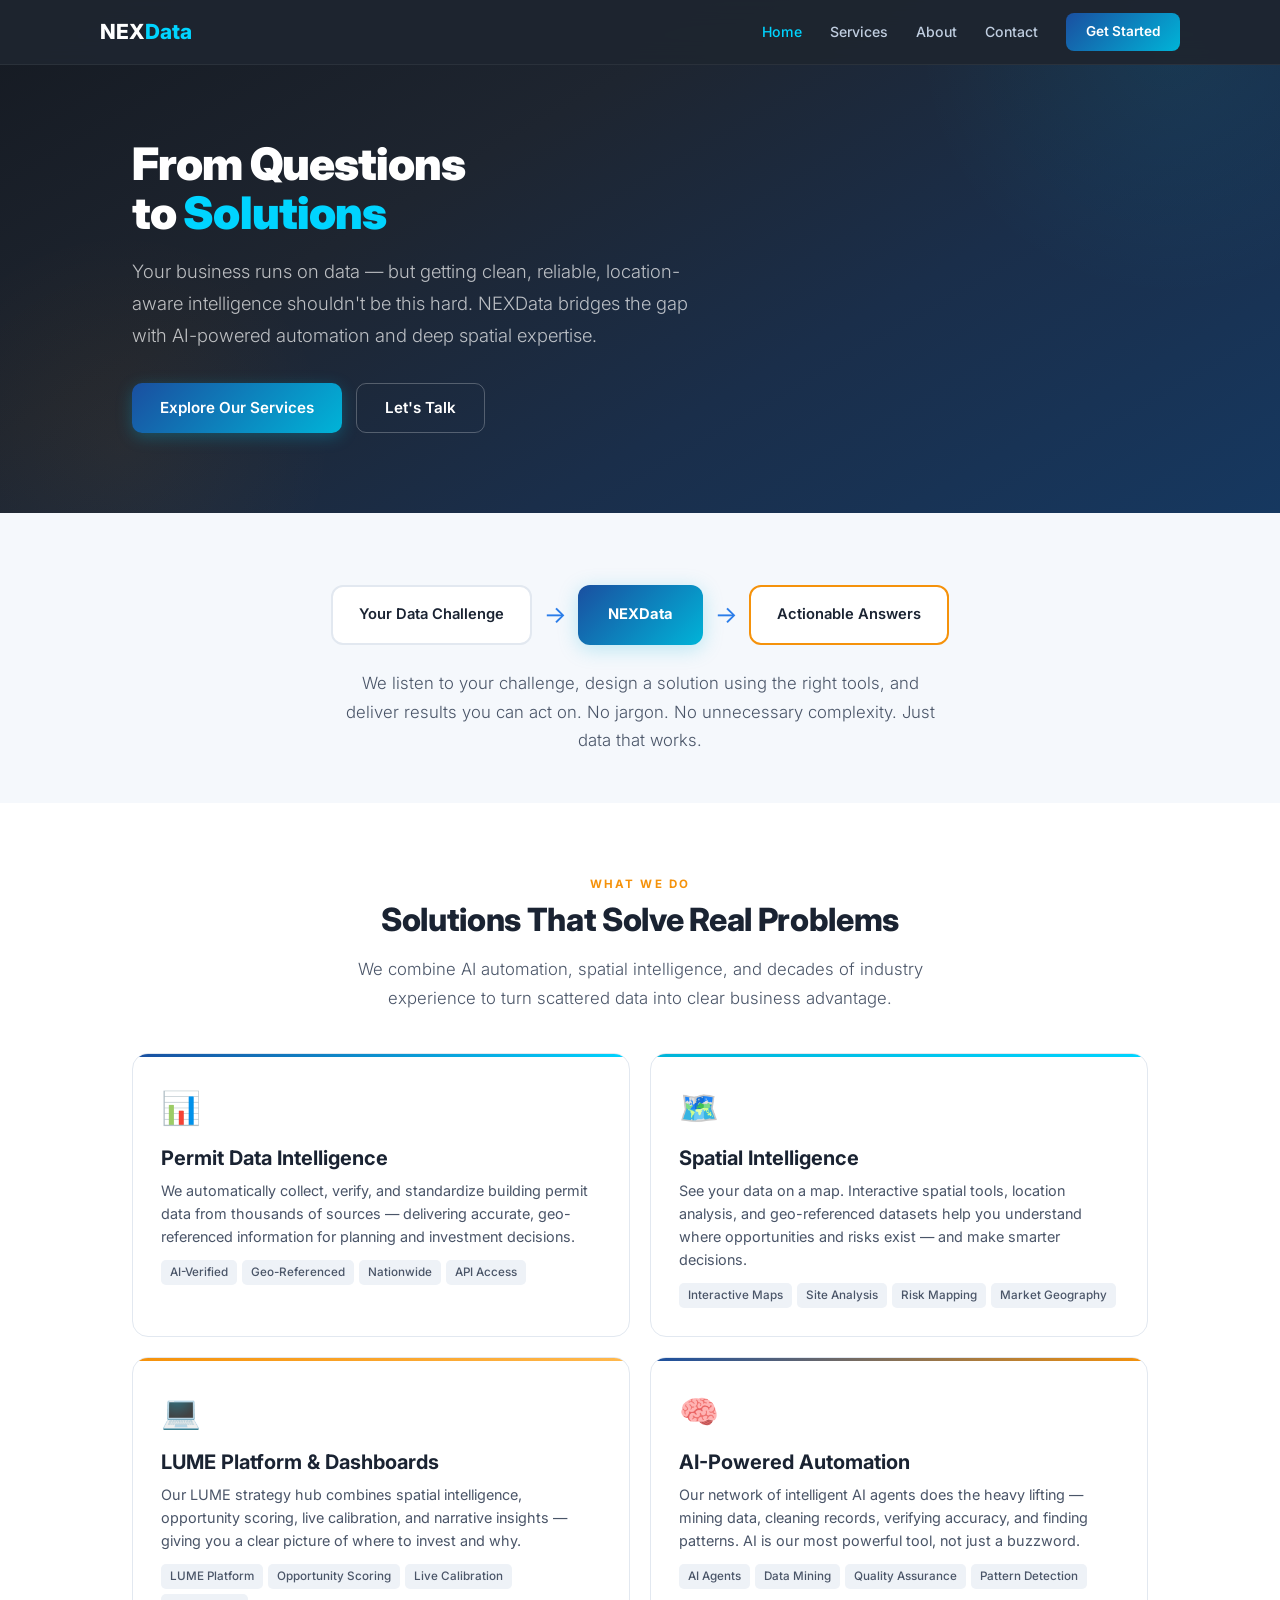
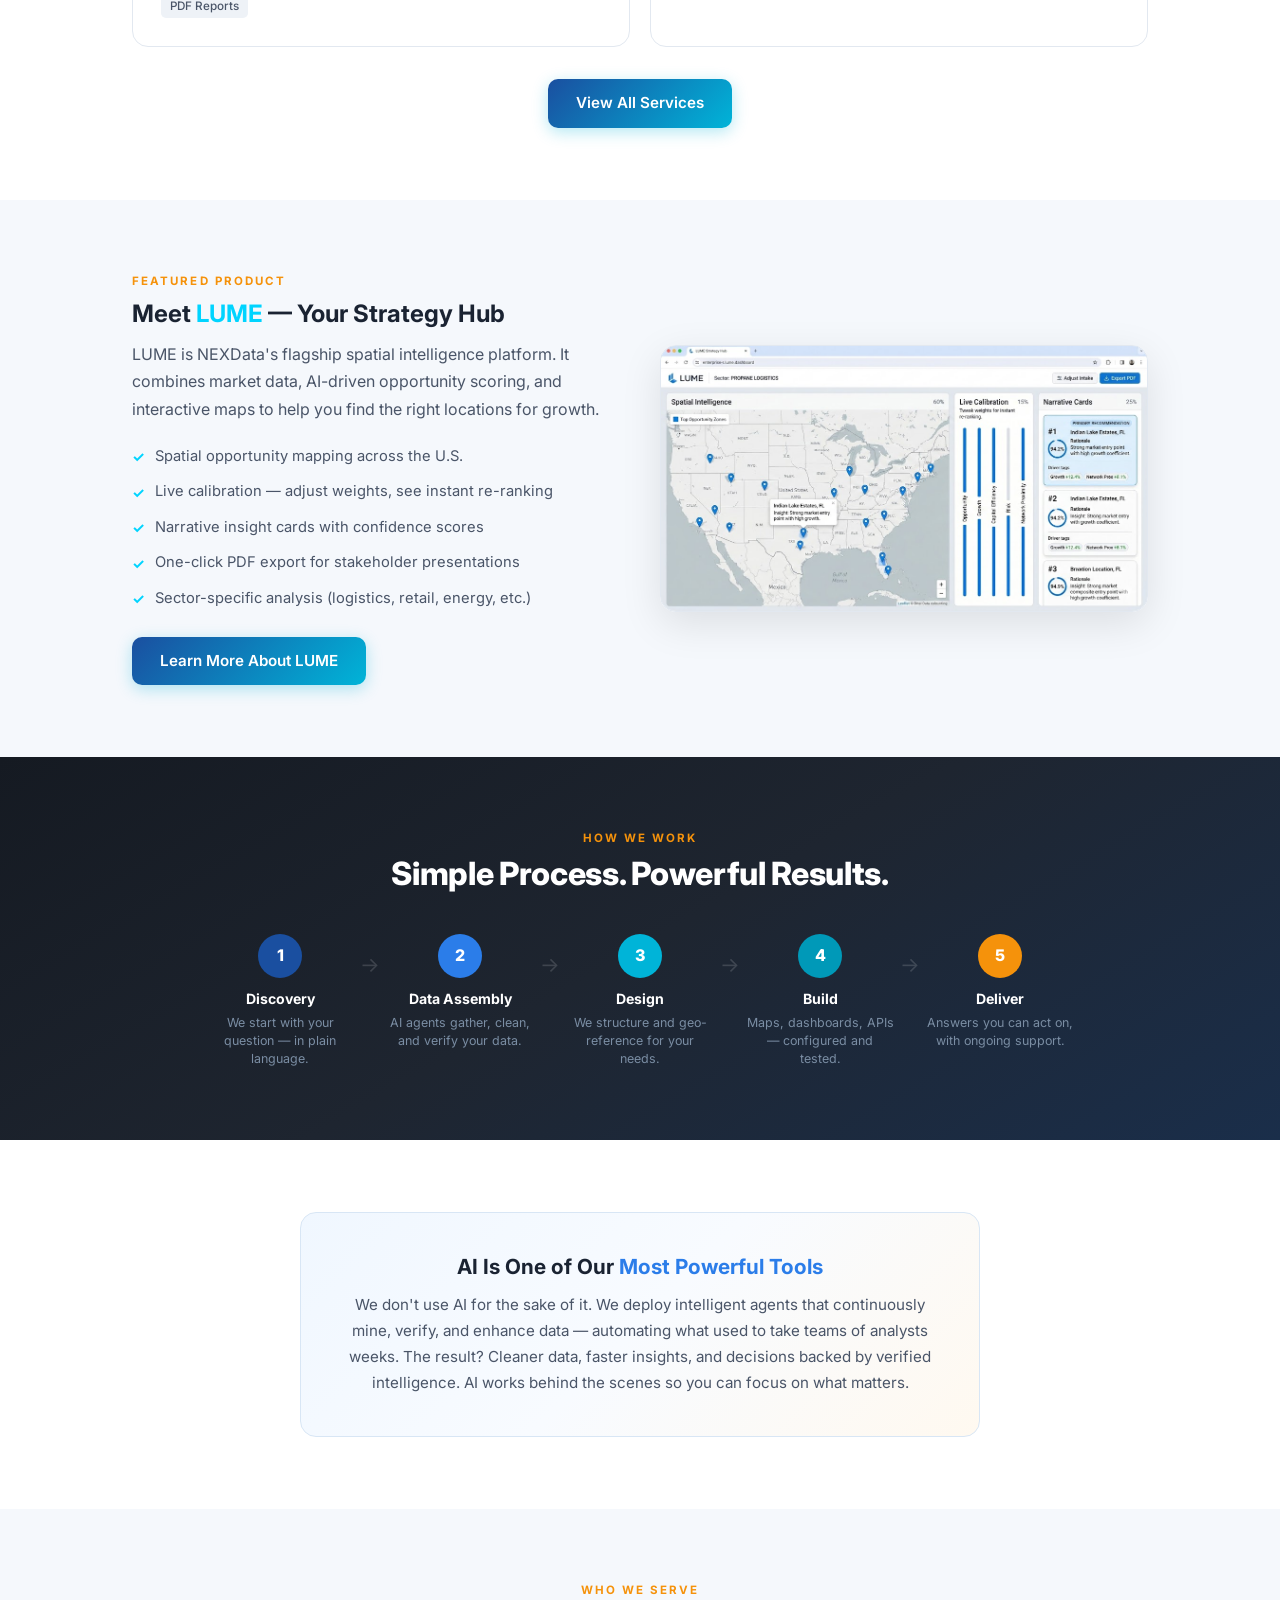
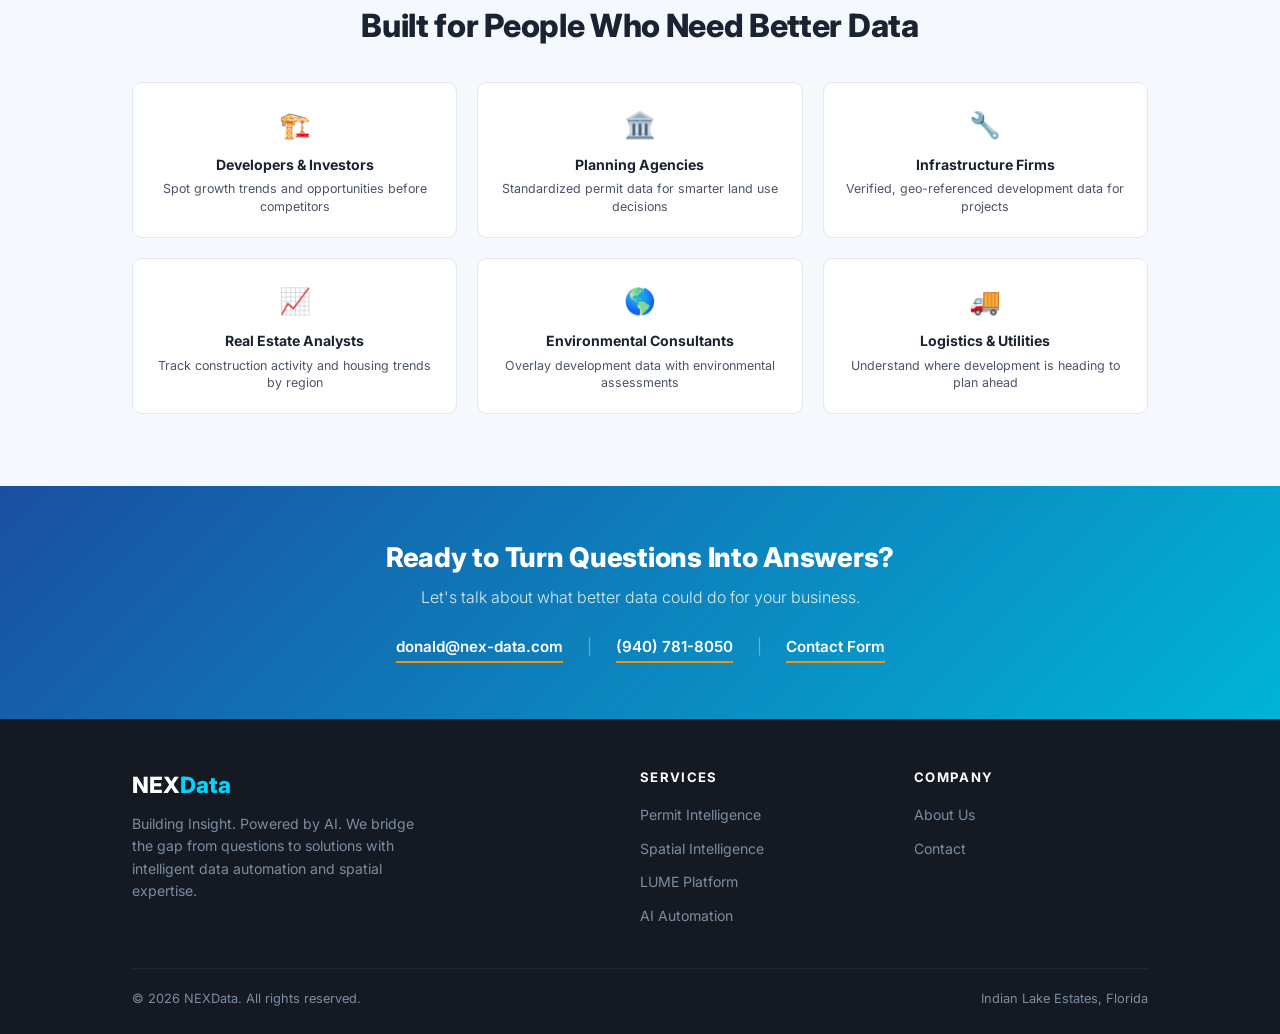
<file: index.html>
<!DOCTYPE html>
<html lang="en">
<head>
<meta charset="UTF-8">
<meta name="viewport" content="width=device-width, initial-scale=1.0">
<title>NEXData — From Questions to Solutions | AI-Powered Data Intelligence</title>
<meta name="description" content="NEXData bridges the gap from questions to solutions. AI-powered permit data intelligence, spatial analytics, and custom dashboards for smarter business decisions.">
<link rel="icon" type="image/svg+xml" href="images/favicon.svg">

<!-- Open Graph -->
<meta property="og:title" content="NEXData — From Questions to Solutions">
<meta property="og:description" content="AI-powered permit data intelligence, spatial analytics, and custom dashboards for smarter business decisions.">
<meta property="og:type" content="website">
<meta property="og:url" content="https://nex-data.com/">
<meta property="og:image" content="https://nex-data.com/images/banner.jpg">

<!-- Google Analytics — Replace G-WJ8TZ7RB2N with your Measurement ID -->
<script async src="https://www.googletagmanager.com/gtag/js?id=G-WJ8TZ7RB2N"></script>
<script>
  window.dataLayer = window.dataLayer || [];
  function gtag(){dataLayer.push(arguments);}
  gtag('js', new Date());
  gtag('config', 'G-WJ8TZ7RB2N');
</script>

<link rel="stylesheet" href="styles.css">
</head>
<body>

<!-- NAV -->
<nav class="nav">
  <div class="nav-inner">
    <a href="index.html" class="nav-logo">
      <span class="nav-logo-text"><span class="nex">NEX</span><span class="data">Data</span></span>
    </a>
    <div class="nav-links">
      <a href="index.html" class="active">Home</a>
      <a href="services.html">Services</a>
      <a href="about.html">About</a>
      <a href="contact.html">Contact</a>
      <a href="contact.html" class="nav-cta">Get Started</a>
    </div>
    <div class="nav-toggle" onclick="document.querySelector('.nav-links').classList.toggle('show')">&#9776;</div>
  </div>
</nav>

<!-- HERO -->
<section class="hero">
  <div class="container">
    <h1>From Questions<br>to <span class="accent">Solutions</span></h1>
    <p class="hero-subtitle">
      Your business runs on data — but getting clean, reliable, location-aware
      intelligence shouldn't be this hard. NEXData bridges the gap with AI-powered
      automation and deep spatial expertise.
    </p>
    <div class="hero-ctas">
      <a href="services.html" class="btn btn-primary">Explore Our Services</a>
      <a href="contact.html" class="btn btn-outline">Let's Talk</a>
    </div>
  </div>
</section>

<!-- BRIDGE -->
<section class="section section-alt" style="padding: 48px 0;">
  <div class="container text-center">
    <div class="bridge-flow">
      <div class="bridge-node bn-question">Your Data Challenge</div>
      <div class="bridge-arrow">&rarr;</div>
      <div class="bridge-node bn-nex">NEXData</div>
      <div class="bridge-arrow">&rarr;</div>
      <div class="bridge-node bn-answer">Actionable Answers</div>
    </div>
    <p class="section-subtitle mx-auto" style="margin-top: 16px;">
      We listen to your challenge, design a solution using the right tools, and deliver
      results you can act on. No jargon. No unnecessary complexity. Just data that works.
    </p>
  </div>
</section>

<!-- SERVICES OVERVIEW -->
<section class="section">
  <div class="container">
    <div class="text-center" style="margin-bottom: 40px;">
      <div class="section-label">What We Do</div>
      <h2 class="section-title">Solutions That Solve Real Problems</h2>
      <p class="section-subtitle mx-auto">We combine AI automation, spatial intelligence, and decades of industry experience to turn scattered data into clear business advantage.</p>
    </div>
    <div class="card-grid card-grid-2">

      <div class="card card-accent">
        <div class="card-icon">&#x1F4CA;</div>
        <h3>Permit Data Intelligence</h3>
        <p>We automatically collect, verify, and standardize building permit data from thousands of sources — delivering accurate, geo-referenced information for planning and investment decisions.</p>
        <div class="tags">
          <span class="tag">AI-Verified</span>
          <span class="tag">Geo-Referenced</span>
          <span class="tag">Nationwide</span>
          <span class="tag">API Access</span>
        </div>
      </div>

      <div class="card card-accent card-accent-cyan">
        <div class="card-icon">&#x1F5FA;&#xFE0F;</div>
        <h3>Spatial Intelligence</h3>
        <p>See your data on a map. Interactive spatial tools, location analysis, and geo-referenced datasets help you understand where opportunities and risks exist — and make smarter decisions.</p>
        <div class="tags">
          <span class="tag">Interactive Maps</span>
          <span class="tag">Site Analysis</span>
          <span class="tag">Risk Mapping</span>
          <span class="tag">Market Geography</span>
        </div>
      </div>

      <div class="card card-accent card-accent-orange">
        <div class="card-icon">&#x1F4BB;</div>
        <h3>LUME Platform & Dashboards</h3>
        <p>Our LUME strategy hub combines spatial intelligence, opportunity scoring, live calibration, and narrative insights — giving you a clear picture of where to invest and why.</p>
        <div class="tags">
          <span class="tag">LUME Platform</span>
          <span class="tag">Opportunity Scoring</span>
          <span class="tag">Live Calibration</span>
          <span class="tag">PDF Reports</span>
        </div>
      </div>

      <div class="card card-accent card-accent-mixed">
        <div class="card-icon">&#x1F9E0;</div>
        <h3>AI-Powered Automation</h3>
        <p>Our network of intelligent AI agents does the heavy lifting — mining data, cleaning records, verifying accuracy, and finding patterns. AI is our most powerful tool, not just a buzzword.</p>
        <div class="tags">
          <span class="tag">AI Agents</span>
          <span class="tag">Data Mining</span>
          <span class="tag">Quality Assurance</span>
          <span class="tag">Pattern Detection</span>
        </div>
      </div>

    </div>
    <div class="text-center" style="margin-top: 32px;">
      <a href="services.html" class="btn btn-primary">View All Services</a>
    </div>
  </div>
</section>

<!-- LUME SHOWCASE -->
<section class="section section-alt">
  <div class="container">
    <div class="lume-showcase">
      <div class="lume-text">
        <div class="section-label">Featured Product</div>
        <h3>Meet <span>LUME</span> — Your Strategy Hub</h3>
        <p>LUME is NEXData's flagship spatial intelligence platform. It combines market data, AI-driven opportunity scoring, and interactive maps to help you find the right locations for growth.</p>
        <ul class="lume-features">
          <li>Spatial opportunity mapping across the U.S.</li>
          <li>Live calibration — adjust weights, see instant re-ranking</li>
          <li>Narrative insight cards with confidence scores</li>
          <li>One-click PDF export for stakeholder presentations</li>
          <li>Sector-specific analysis (logistics, retail, energy, etc.)</li>
        </ul>
        <div style="margin-top: 20px;">
          <a href="services.html#lume" class="btn btn-primary">Learn More About LUME</a>
        </div>
      </div>
      <div>
        <img src="images/lume-dashboard.png" alt="LUME Strategy Hub Dashboard" class="lume-img">
      </div>
    </div>
  </div>
</section>

<!-- PROCESS -->
<section class="section section-dark">
  <div class="container">
    <div class="text-center" style="margin-bottom: 40px;">
      <div class="section-label">How We Work</div>
      <h2 class="section-title">Simple Process. Powerful Results.</h2>
    </div>
    <div class="steps-row">
      <div class="step">
        <div class="step-num step-num-1">1</div>
        <h4>Discovery</h4>
        <p>We start with your question — in plain language.</p>
      </div>
      <div class="step-arrow">&rarr;</div>
      <div class="step">
        <div class="step-num step-num-2">2</div>
        <h4>Data Assembly</h4>
        <p>AI agents gather, clean, and verify your data.</p>
      </div>
      <div class="step-arrow">&rarr;</div>
      <div class="step">
        <div class="step-num step-num-3">3</div>
        <h4>Design</h4>
        <p>We structure and geo-reference for your needs.</p>
      </div>
      <div class="step-arrow">&rarr;</div>
      <div class="step">
        <div class="step-num step-num-4">4</div>
        <h4>Build</h4>
        <p>Maps, dashboards, APIs — configured and tested.</p>
      </div>
      <div class="step-arrow">&rarr;</div>
      <div class="step">
        <div class="step-num step-num-5">5</div>
        <h4>Deliver</h4>
        <p>Answers you can act on, with ongoing support.</p>
      </div>
    </div>
  </div>
</section>

<!-- AI CALLOUT -->
<section class="section">
  <div class="container text-center">
    <div class="ai-card mx-auto">
      <h3>AI Is One of Our <span>Most Powerful Tools</span></h3>
      <p>
        We don't use AI for the sake of it. We deploy intelligent agents that continuously mine,
        verify, and enhance data — automating what used to take teams of analysts weeks.
        The result? Cleaner data, faster insights, and decisions backed by verified intelligence.
        AI works behind the scenes so you can focus on what matters.
      </p>
    </div>
  </div>
</section>

<!-- AUDIENCE -->
<section class="section section-alt">
  <div class="container">
    <div class="text-center" style="margin-bottom: 36px;">
      <div class="section-label">Who We Serve</div>
      <h2 class="section-title">Built for People Who Need Better Data</h2>
    </div>
    <div class="card-grid card-grid-3">
      <div class="audience-item">
        <div class="a-icon">&#x1F3D7;&#xFE0F;</div>
        <h4>Developers & Investors</h4>
        <p>Spot growth trends and opportunities before competitors</p>
      </div>
      <div class="audience-item">
        <div class="a-icon">&#x1F3DB;&#xFE0F;</div>
        <h4>Planning Agencies</h4>
        <p>Standardized permit data for smarter land use decisions</p>
      </div>
      <div class="audience-item">
        <div class="a-icon">&#x1F527;</div>
        <h4>Infrastructure Firms</h4>
        <p>Verified, geo-referenced development data for projects</p>
      </div>
      <div class="audience-item">
        <div class="a-icon">&#x1F4C8;</div>
        <h4>Real Estate Analysts</h4>
        <p>Track construction activity and housing trends by region</p>
      </div>
      <div class="audience-item">
        <div class="a-icon">&#x1F30E;</div>
        <h4>Environmental Consultants</h4>
        <p>Overlay development data with environmental assessments</p>
      </div>
      <div class="audience-item">
        <div class="a-icon">&#x1F69A;</div>
        <h4>Logistics & Utilities</h4>
        <p>Understand where development is heading to plan ahead</p>
      </div>
    </div>
  </div>
</section>

<!-- CTA -->
<section class="cta-section">
  <div class="container">
    <h2>Ready to Turn Questions Into Answers?</h2>
    <p>Let's talk about what better data could do for your business.</p>
    <div class="cta-links">
      <a href="mailto:donald@nex-data.com">donald@nex-data.com</a>
      <span>|</span>
      <a href="tel:9407818050">(940) 781-8050</a>
      <span>|</span>
      <a href="contact.html">Contact Form</a>
    </div>
  </div>
</section>

<!-- FOOTER -->
<footer class="footer">
  <div class="container">
    <div class="footer-grid">
      <div class="footer-brand">
        <div class="logo-text"><span class="nex">NEX</span><span class="data">Data</span></div>
        <p>Building Insight. Powered by AI. We bridge the gap from questions to solutions with intelligent data automation and spatial expertise.</p>
      </div>
      <div>
        <h4>Services</h4>
        <ul>
          <li><a href="services.html">Permit Intelligence</a></li>
          <li><a href="services.html">Spatial Intelligence</a></li>
          <li><a href="services.html#lume">LUME Platform</a></li>
          <li><a href="services.html">AI Automation</a></li>
        </ul>
      </div>
      <div>
        <h4>Company</h4>
        <ul>
          <li><a href="about.html">About Us</a></li>
          <li><a href="contact.html">Contact</a></li>
        </ul>
      </div>
    </div>
    <div class="footer-bottom">
      <span>&copy; 2026 NEXData. All rights reserved.</span>
      <span>Indian Lake Estates, Florida</span>
    </div>
  </div>
</footer>

</body>
</html>
</file>
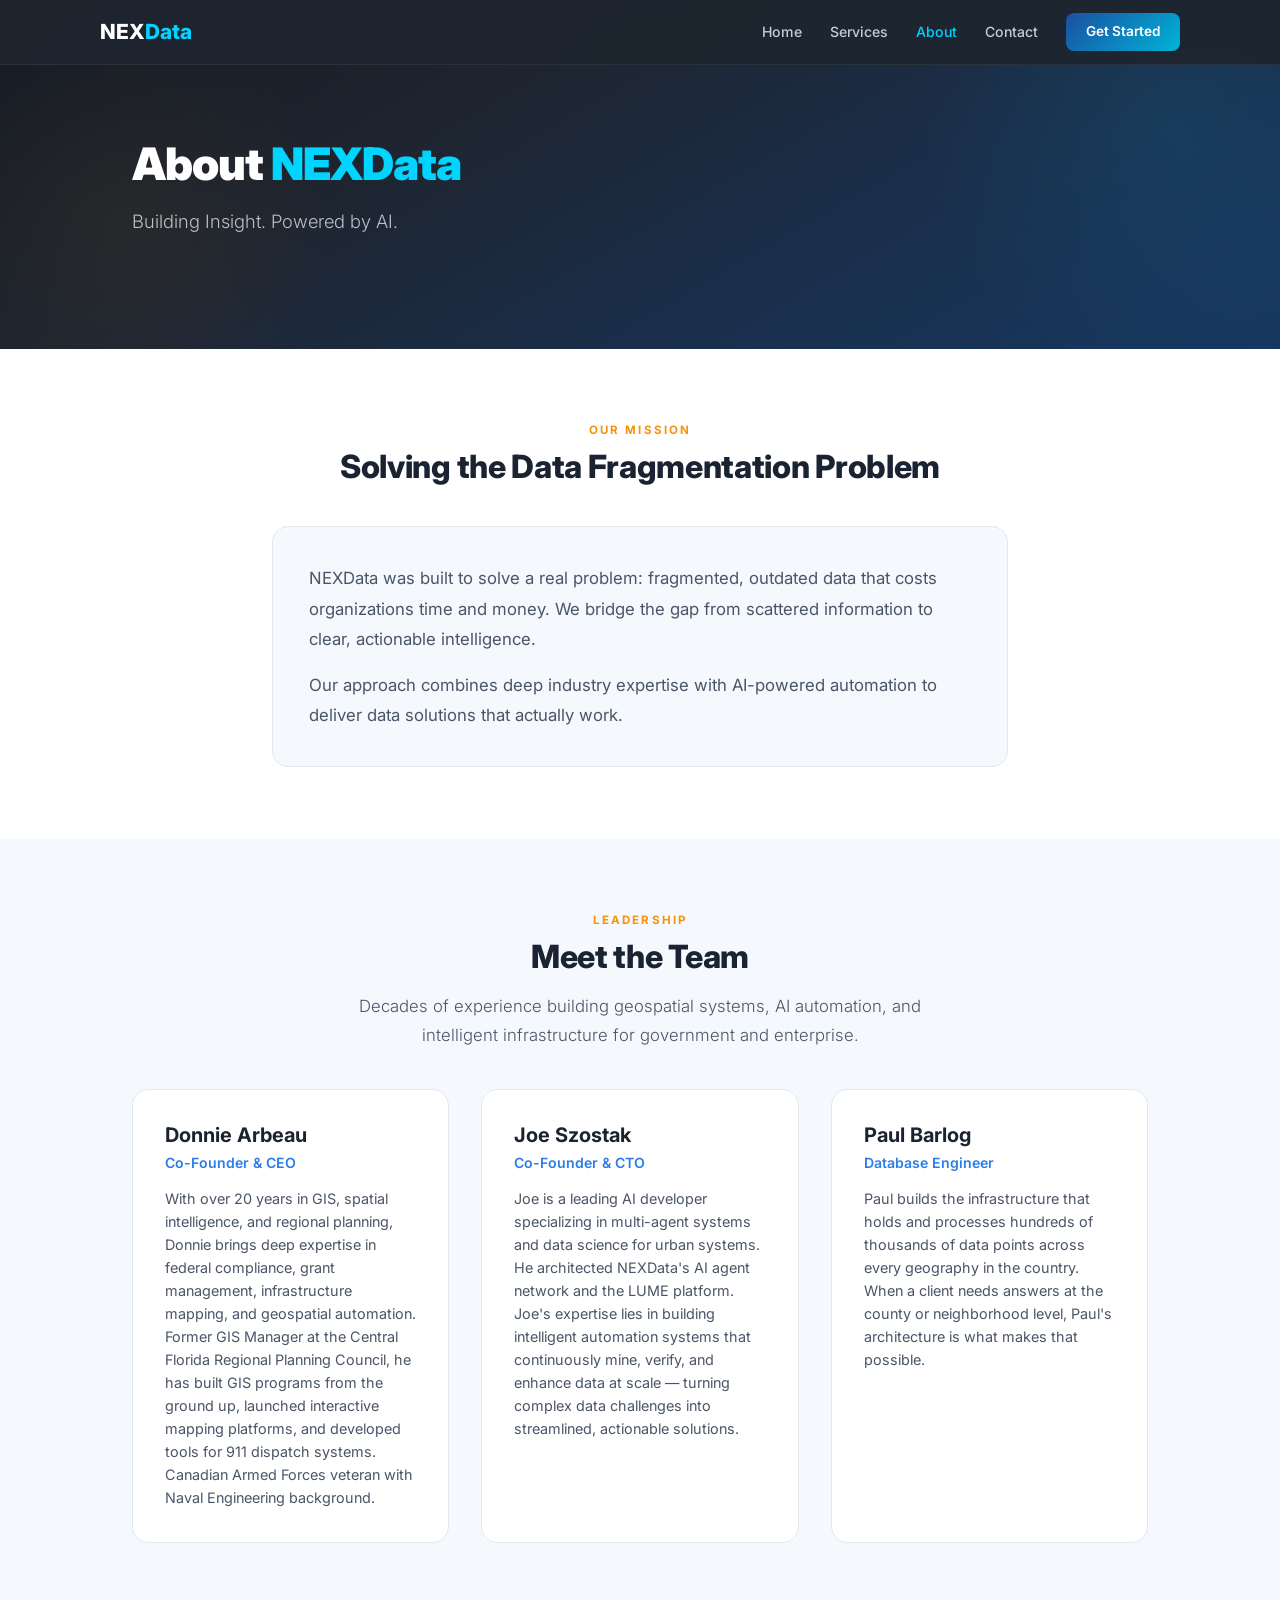
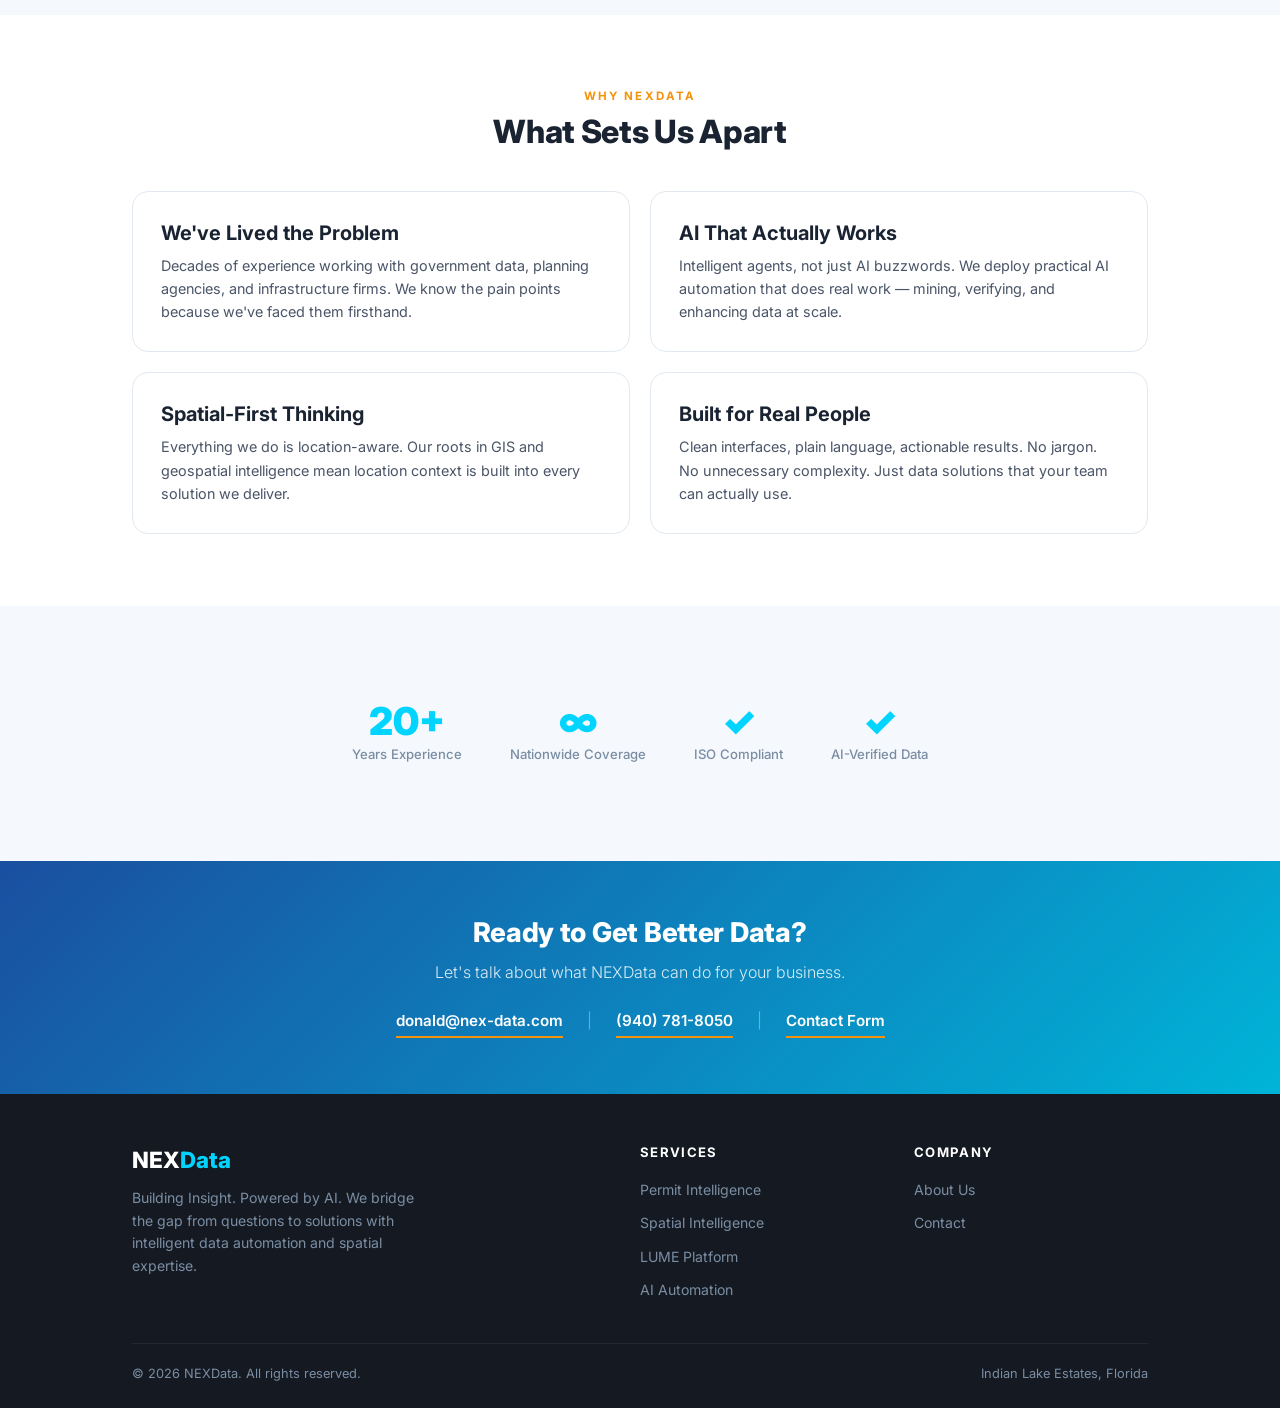
<file: about.html>
<!DOCTYPE html>
<html lang="en">
<head>
<meta charset="UTF-8">
<meta name="viewport" content="width=device-width, initial-scale=1.0">
<title>About NEXData — Building Insight. Powered by AI.</title>
<meta name="description" content="Meet the team behind NEXData. Built by veterans of GIS, spatial intelligence, and AI automation to solve the data fragmentation problem that plagues organizations worldwide.">
<link rel="icon" type="image/svg+xml" href="images/favicon.svg">

<!-- Open Graph -->
<meta property="og:title" content="About NEXData — Building Insight. Powered by AI.">
<meta property="og:description" content="Meet the team behind NEXData. Built by veterans of GIS, spatial intelligence, and AI automation to solve the data fragmentation problem.">
<meta property="og:type" content="website">
<meta property="og:url" content="https://nex-data.com/about.html">
<meta property="og:image" content="https://nex-data.com/images/banner.jpg">

<!-- Google Analytics — Replace G-WJ8TZ7RB2N with your Measurement ID -->
<script async src="https://www.googletagmanager.com/gtag/js?id=G-WJ8TZ7RB2N"></script>
<script>
  window.dataLayer = window.dataLayer || [];
  function gtag(){dataLayer.push(arguments);}
  gtag('js', new Date());
  gtag('config', 'G-WJ8TZ7RB2N');
</script>

<link rel="stylesheet" href="styles.css">
</head>
<body>

<!-- NAV -->
<nav class="nav">
  <div class="nav-inner">
    <a href="index.html" class="nav-logo">
      <span class="nav-logo-text"><span class="nex">NEX</span><span class="data">Data</span></span>
    </a>
    <div class="nav-links">
      <a href="index.html">Home</a>
      <a href="services.html">Services</a>
      <a href="about.html" class="active">About</a>
      <a href="contact.html">Contact</a>
      <a href="contact.html" class="nav-cta">Get Started</a>
    </div>
    <div class="nav-toggle" onclick="document.querySelector('.nav-links').classList.toggle('show')">&#9776;</div>
  </div>
</nav>

<!-- HERO -->
<section class="hero">
  <div class="container">
    <h1>About <span class="accent">NEXData</span></h1>
    <p class="hero-subtitle">
      Building Insight. Powered by AI.
    </p>
  </div>
</section>

<!-- MISSION SECTION -->
<section class="section">
  <div class="container container-narrow">
    <div class="text-center" style="margin-bottom: 40px;">
      <div class="section-label">Our Mission</div>
      <h2 class="section-title">Solving the Data Fragmentation Problem</h2>
    </div>
    <div style="background: var(--off-white); padding: 36px; border-radius: var(--radius-lg); border: 1px solid var(--border);">
      <p style="font-size: 1.05rem; color: var(--text-body); line-height: 1.8; margin-bottom: 16px;">
        NEXData was built to solve a real problem: fragmented, outdated data that costs organizations time and money. We bridge the gap from scattered information to clear, actionable intelligence.
      </p>
      <p style="font-size: 1.05rem; color: var(--text-body); line-height: 1.8;">
        Our approach combines deep industry expertise with AI-powered automation to deliver data solutions that actually work.
      </p>
    </div>
  </div>
</section>

<!-- TEAM SECTION -->
<section class="section section-alt">
  <div class="container">
    <div class="text-center" style="margin-bottom: 40px;">
      <div class="section-label">Leadership</div>
      <h2 class="section-title">Meet the Team</h2>
      <p class="section-subtitle mx-auto">Decades of experience building geospatial systems, AI automation, and intelligent infrastructure for government and enterprise.</p>
    </div>
    <div class="team-grid">

      <div class="team-card">
        <h3>Donnie Arbeau</h3>
        <div class="role">Co-Founder & CEO</div>
        <p>
          With over 20 years in GIS, spatial intelligence, and regional planning, Donnie brings deep expertise in federal compliance, grant management, infrastructure mapping, and geospatial automation. Former GIS Manager at the Central Florida Regional Planning Council, he has built GIS programs from the ground up, launched interactive mapping platforms, and developed tools for 911 dispatch systems. Canadian Armed Forces veteran with Naval Engineering background.
        </p>
      </div>

      <div class="team-card">
        <h3>Joe Szostak</h3>
        <div class="role">Co-Founder & CTO</div>
        <p>
          Joe is a leading AI developer specializing in multi-agent systems and data science for urban systems. He architected NEXData's AI agent network and the LUME platform. Joe's expertise lies in building intelligent automation systems that continuously mine, verify, and enhance data at scale — turning complex data challenges into streamlined, actionable solutions.
        </p>
      </div>

      <div class="team-card">
        <h3>Paul Barlog</h3>
        <div class="role">Database Engineer</div>
        <p>
          Paul builds the infrastructure that holds and processes hundreds of thousands of data points across every geography in the country. When a client needs answers at the county or neighborhood level, Paul's architecture is what makes that possible.
        </p>
      </div>

    </div>
  </div>
</section>

<!-- WHY NEXDATA -->
<section class="section">
  <div class="container">
    <div class="text-center" style="margin-bottom: 40px;">
      <div class="section-label">Why NEXData</div>
      <h2 class="section-title">What Sets Us Apart</h2>
    </div>
    <div class="card-grid card-grid-2">

      <div class="card">
        <h3>We've Lived the Problem</h3>
        <p>Decades of experience working with government data, planning agencies, and infrastructure firms. We know the pain points because we've faced them firsthand.</p>
      </div>

      <div class="card">
        <h3>AI That Actually Works</h3>
        <p>Intelligent agents, not just AI buzzwords. We deploy practical AI automation that does real work — mining, verifying, and enhancing data at scale.</p>
      </div>

      <div class="card">
        <h3>Spatial-First Thinking</h3>
        <p>Everything we do is location-aware. Our roots in GIS and geospatial intelligence mean location context is built into every solution we deliver.</p>
      </div>

      <div class="card">
        <h3>Built for Real People</h3>
        <p>Clean interfaces, plain language, actionable results. No jargon. No unnecessary complexity. Just data solutions that your team can actually use.</p>
      </div>

    </div>
  </div>
</section>

<!-- CREDIBILITY BAR -->
<section class="section section-alt">
  <div class="container text-center">
    <div class="stats-bar">
      <div class="stat">
        <div class="stat-number">20+</div>
        <div class="stat-label">Years Experience</div>
      </div>
      <div class="stat">
        <div class="stat-number">∞</div>
        <div class="stat-label">Nationwide Coverage</div>
      </div>
      <div class="stat">
        <div class="stat-number">✓</div>
        <div class="stat-label">ISO Compliant</div>
      </div>
      <div class="stat">
        <div class="stat-number">✓</div>
        <div class="stat-label">AI-Verified Data</div>
      </div>
    </div>
  </div>
</section>

<!-- CTA -->
<section class="cta-section">
  <div class="container">
    <h2>Ready to Get Better Data?</h2>
    <p>Let's talk about what NEXData can do for your business.</p>
    <div class="cta-links">
      <a href="mailto:donald@nex-data.com">donald@nex-data.com</a>
      <span>|</span>
      <a href="tel:9407818050">(940) 781-8050</a>
      <span>|</span>
      <a href="contact.html">Contact Form</a>
    </div>
  </div>
</section>

<!-- FOOTER -->
<footer class="footer">
  <div class="container">
    <div class="footer-grid">
      <div class="footer-brand">
        <div class="logo-text"><span class="nex">NEX</span><span class="data">Data</span></div>
        <p>Building Insight. Powered by AI. We bridge the gap from questions to solutions with intelligent data automation and spatial expertise.</p>
      </div>
      <div>
        <h4>Services</h4>
        <ul>
          <li><a href="services.html">Permit Intelligence</a></li>
          <li><a href="services.html">Spatial Intelligence</a></li>
          <li><a href="services.html#lume">LUME Platform</a></li>
          <li><a href="services.html">AI Automation</a></li>
        </ul>
      </div>
      <div>
        <h4>Company</h4>
        <ul>
          <li><a href="about.html">About Us</a></li>
          <li><a href="contact.html">Contact</a></li>
        </ul>
      </div>
    </div>
    <div class="footer-bottom">
      <span>&copy; 2026 NEXData. All rights reserved.</span>
      <span>Indian Lake Estates, Florida</span>
    </div>
  </div>
</footer>

</body>
</html>
</file>
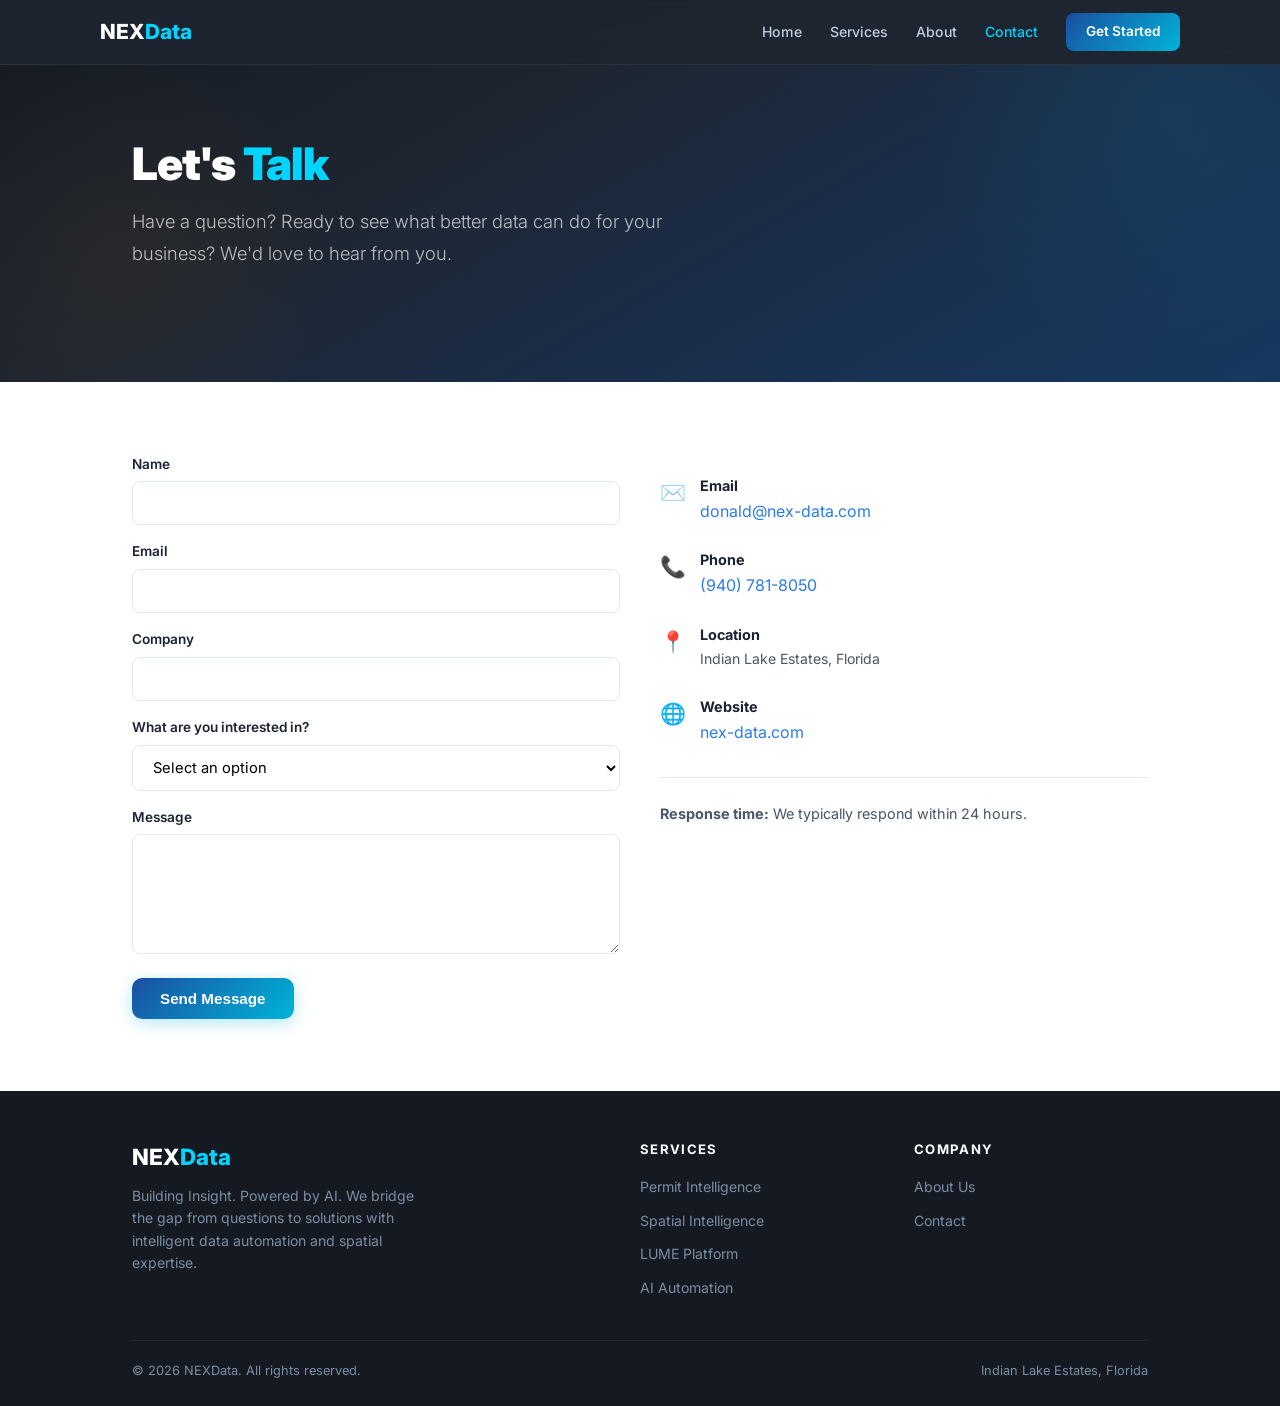
<file: contact.html>
<!DOCTYPE html>
<html lang="en">
<head>
<meta charset="UTF-8">
<meta name="viewport" content="width=device-width, initial-scale=1.0">
<title>Contact NEXData — Let's Talk About Better Data</title>
<meta name="description" content="Get in touch with NEXData. Have questions about permit data intelligence, spatial mapping, or the LUME platform? We'd love to hear from you.">
<link rel="icon" type="image/svg+xml" href="images/favicon.svg">

<!-- Open Graph -->
<meta property="og:title" content="Contact NEXData — Let's Talk About Better Data">
<meta property="og:description" content="Get in touch with NEXData. Have questions about permit data intelligence, spatial mapping, or the LUME platform? We'd love to hear from you.">
<meta property="og:type" content="website">
<meta property="og:url" content="https://nex-data.com/contact.html">
<meta property="og:image" content="https://nex-data.com/images/banner.jpg">

<!-- Google Analytics — Replace G-WJ8TZ7RB2N with your Measurement ID -->
<script async src="https://www.googletagmanager.com/gtag/js?id=G-WJ8TZ7RB2N"></script>
<script>
  window.dataLayer = window.dataLayer || [];
  function gtag(){dataLayer.push(arguments);}
  gtag('js', new Date());
  gtag('config', 'G-WJ8TZ7RB2N');
</script>

<link rel="stylesheet" href="styles.css">
</head>
<body>

<!-- NAV -->
<nav class="nav">
  <div class="nav-inner">
    <a href="index.html" class="nav-logo">
      <span class="nav-logo-text"><span class="nex">NEX</span><span class="data">Data</span></span>
    </a>
    <div class="nav-links">
      <a href="index.html">Home</a>
      <a href="services.html">Services</a>
      <a href="about.html">About</a>
      <a href="contact.html" class="active">Contact</a>
      <a href="contact.html" class="nav-cta">Get Started</a>
    </div>
    <div class="nav-toggle" onclick="document.querySelector('.nav-links').classList.toggle('show')">&#9776;</div>
  </div>
</nav>

<!-- HERO -->
<section class="hero">
  <div class="container">
    <h1>Let's <span class="accent">Talk</span></h1>
    <p class="hero-subtitle">
      Have a question? Ready to see what better data can do for your business? We'd love to hear from you.
    </p>
  </div>
</section>

<!-- CONTACT SECTION -->
<section class="section">
  <div class="container">
    <div class="contact-grid">

      <!-- LEFT SIDE: FORM -->
      <div>
        <form action="https://formspree.io/f/xwvrnpwb" method="POST">
          <!-- Note: Replace YOUR_FORM_ID with your actual Formspree form ID.
               Alternatively, you can use Netlify Forms by setting netlify attribute on the form. -->

          <div class="form-group">
            <label for="name">Name</label>
            <input type="text" id="name" name="name" required>
          </div>

          <div class="form-group">
            <label for="email">Email</label>
            <input type="email" id="email" name="email" required>
          </div>

          <div class="form-group">
            <label for="company">Company</label>
            <input type="text" id="company" name="company">
          </div>

          <div class="form-group">
            <label for="interested">What are you interested in?</label>
            <select id="interested" name="interested" required>
              <option value="">Select an option</option>
              <option value="Permit Data Intelligence">Permit Data Intelligence</option>
              <option value="LUME Platform">LUME Platform</option>
              <option value="Spatial Intelligence & Mapping">Spatial Intelligence & Mapping</option>
              <option value="AI Automation">AI Automation</option>
              <option value="Data Consulting">Data Consulting</option>
              <option value="General Inquiry">General Inquiry</option>
            </select>
          </div>

          <div class="form-group">
            <label for="message">Message</label>
            <textarea id="message" name="message" required></textarea>
          </div>

          <button type="submit" class="btn btn-primary">Send Message</button>
        </form>
      </div>

      <!-- RIGHT SIDE: CONTACT INFO -->
      <div class="contact-info">
        <div class="contact-info-item">
          <div class="ci-icon">✉️</div>
          <div>
            <h4>Email</h4>
            <a href="mailto:donald@nex-data.com">donald@nex-data.com</a>
          </div>
        </div>

        <div class="contact-info-item">
          <div class="ci-icon">📞</div>
          <div>
            <h4>Phone</h4>
            <a href="tel:9407818050">(940) 781-8050</a>
          </div>
        </div>

        <div class="contact-info-item">
          <div class="ci-icon">📍</div>
          <div>
            <h4>Location</h4>
            <p>Indian Lake Estates, Florida</p>
          </div>
        </div>

        <div class="contact-info-item">
          <div class="ci-icon">🌐</div>
          <div>
            <h4>Website</h4>
            <a href="https://nex-data.com">nex-data.com</a>
          </div>
        </div>

        <div class="contact-info-item" style="margin-top: 32px; padding-top: 24px; border-top: 1px solid #e2e8f0;">
          <div style="font-size: 0.9rem; color: var(--text-body);">
            <strong>Response time:</strong> We typically respond within 24 hours.
          </div>
        </div>
      </div>

    </div>
  </div>
</section>

<!-- FOOTER -->
<footer class="footer">
  <div class="container">
    <div class="footer-grid">
      <div class="footer-brand">
        <div class="logo-text"><span class="nex">NEX</span><span class="data">Data</span></div>
        <p>Building Insight. Powered by AI. We bridge the gap from questions to solutions with intelligent data automation and spatial expertise.</p>
      </div>
      <div>
        <h4>Services</h4>
        <ul>
          <li><a href="services.html">Permit Intelligence</a></li>
          <li><a href="services.html">Spatial Intelligence</a></li>
          <li><a href="services.html#lume">LUME Platform</a></li>
          <li><a href="services.html">AI Automation</a></li>
        </ul>
      </div>
      <div>
        <h4>Company</h4>
        <ul>
          <li><a href="about.html">About Us</a></li>
          <li><a href="contact.html">Contact</a></li>
        </ul>
      </div>
    </div>
    <div class="footer-bottom">
      <span>&copy; 2026 NEXData. All rights reserved.</span>
      <span>Indian Lake Estates, Florida</span>
    </div>
  </div>
</footer>

</body>
</html>
</file>
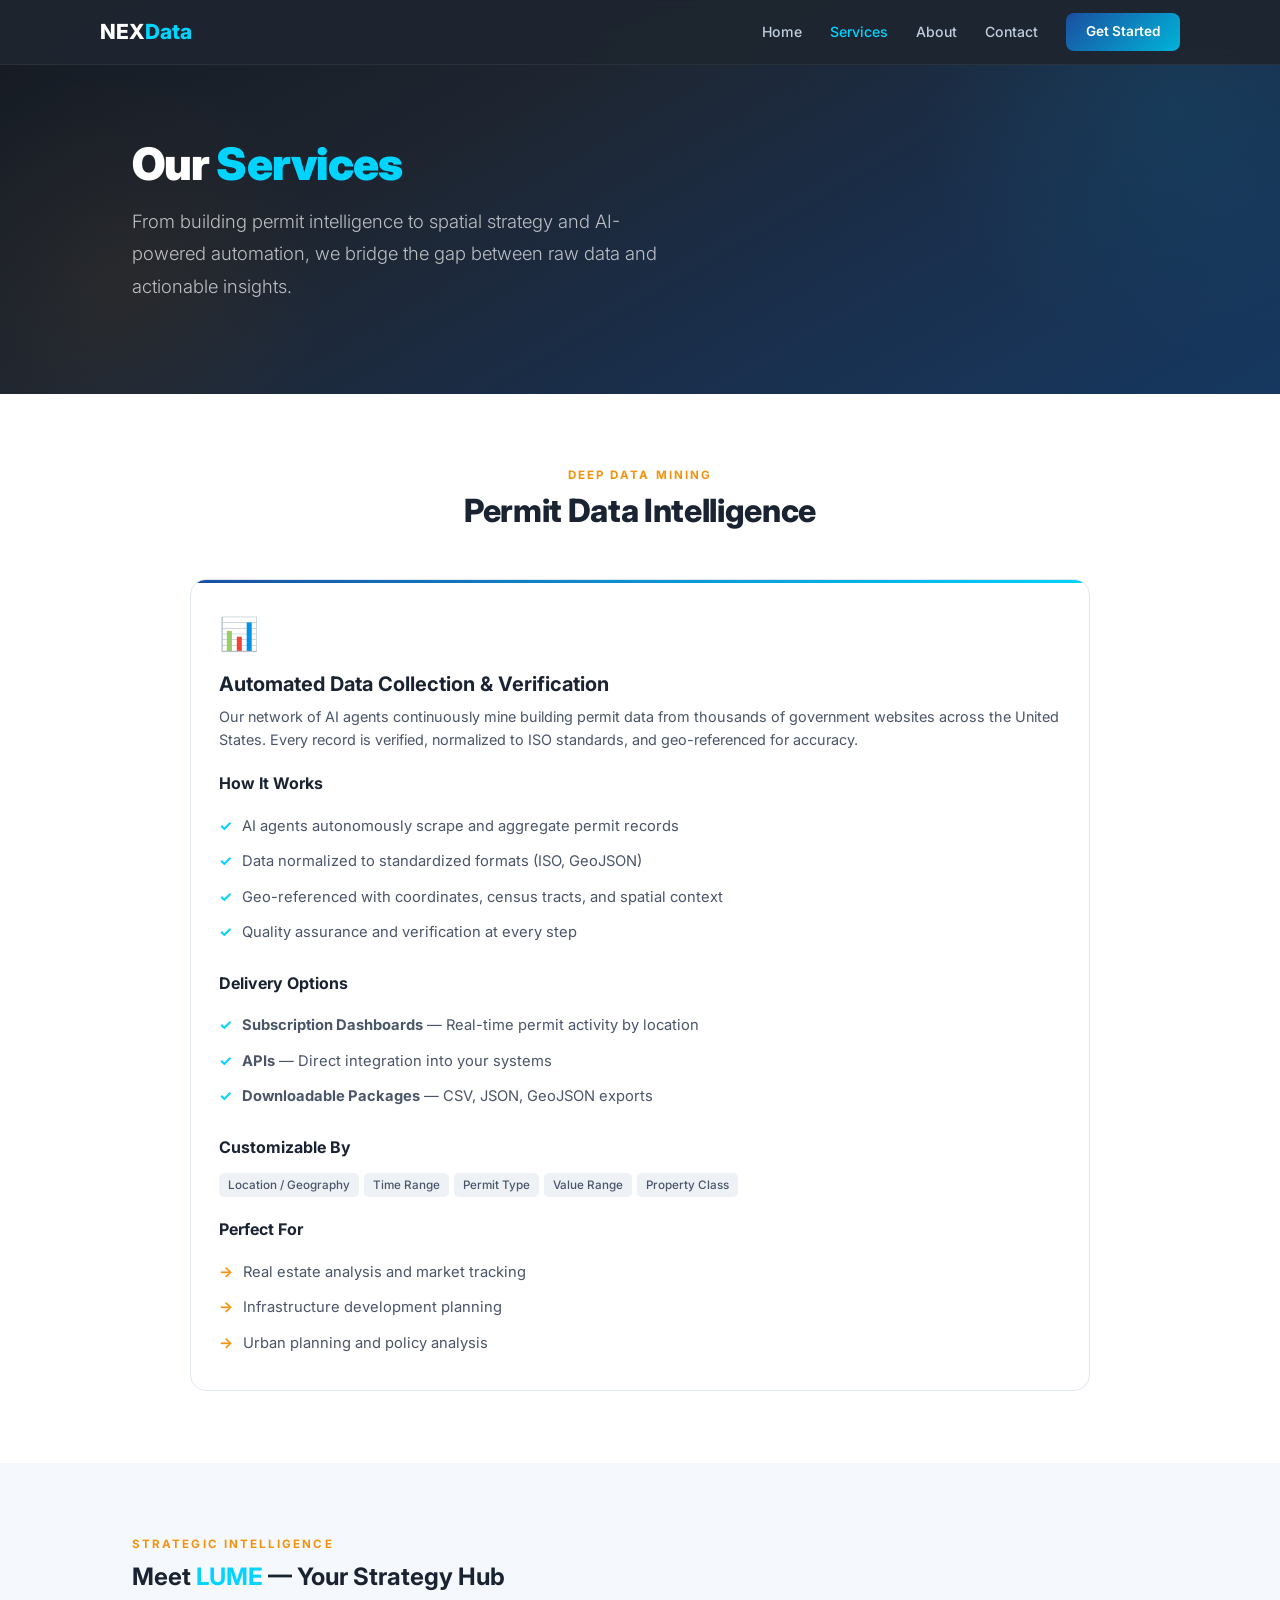
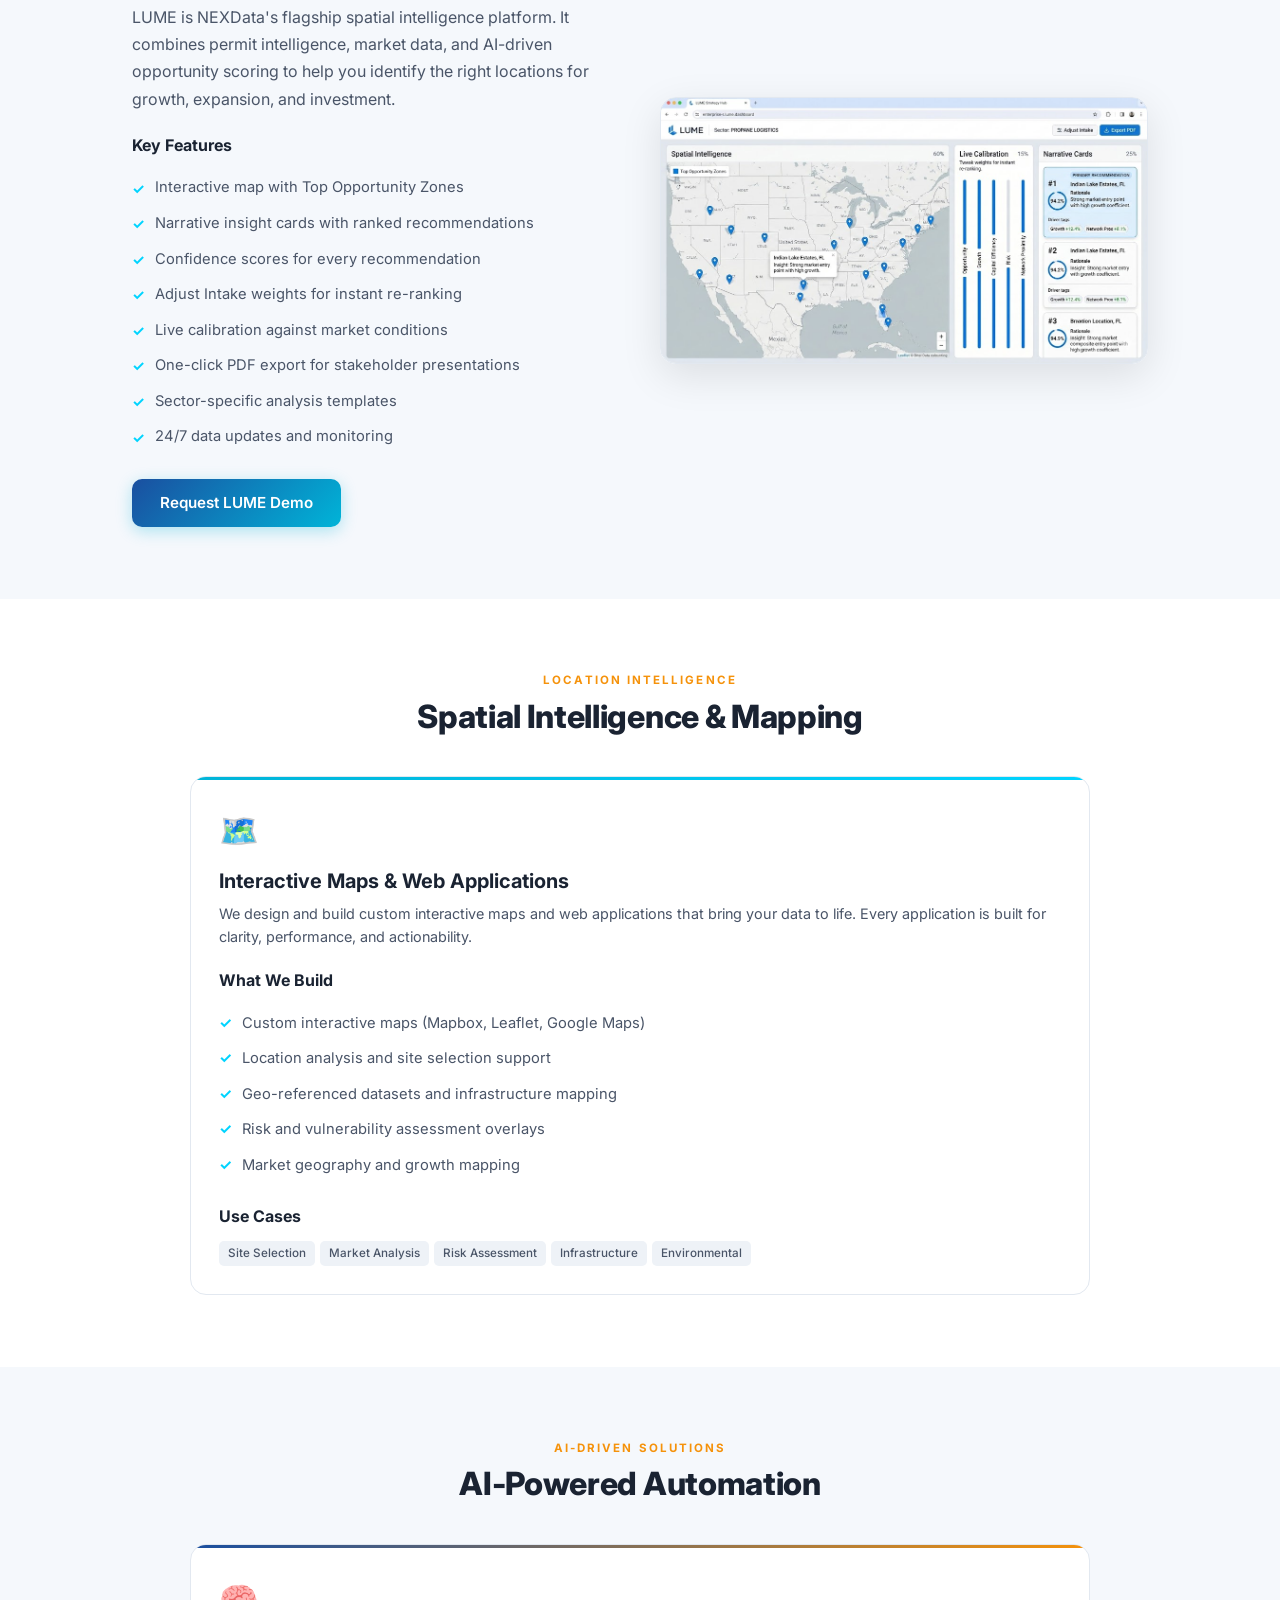
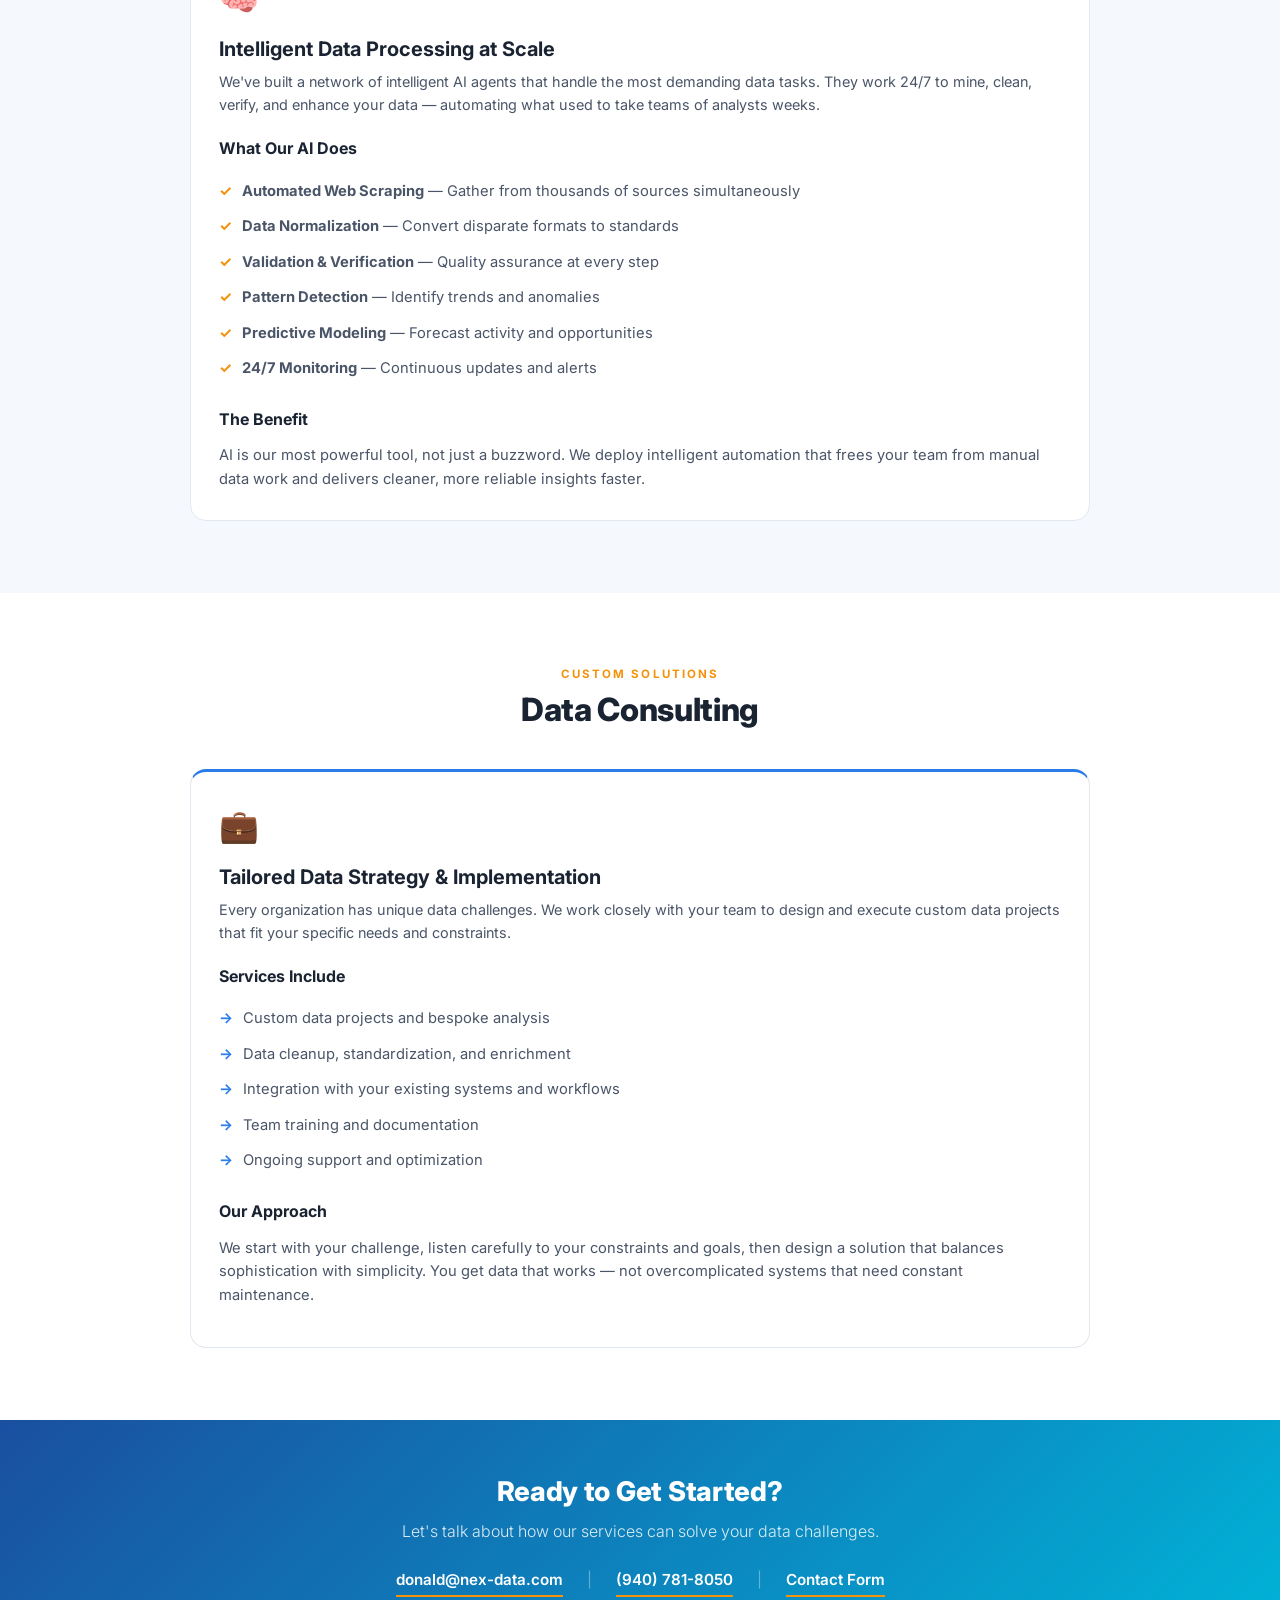
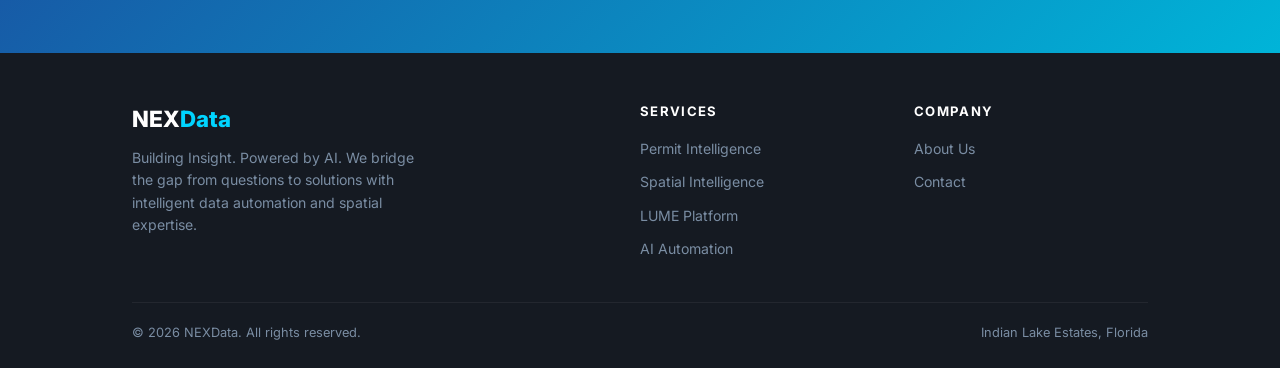
<file: services.html>
<!DOCTYPE html>
<html lang="en">
<head>
<meta charset="UTF-8">
<meta name="viewport" content="width=device-width, initial-scale=1.0">
<title>Services | NEXData — Permit Data, Spatial Intelligence & AI Automation</title>
<meta name="description" content="Explore NEXData's suite of services: permit data intelligence, spatial mapping, the LUME platform, AI automation, and custom data consulting.">
<link rel="icon" type="image/svg+xml" href="images/favicon.svg">

<!-- Open Graph -->
<meta property="og:title" content="Services | NEXData — Permit Data, Spatial Intelligence & AI Automation">
<meta property="og:description" content="Explore NEXData's suite of services: permit data intelligence, spatial mapping, the LUME platform, AI automation, and custom data consulting.">
<meta property="og:type" content="website">
<meta property="og:url" content="https://nex-data.com/services.html">
<meta property="og:image" content="https://nex-data.com/images/banner.jpg">

<!-- Google Analytics — Replace G-WJ8TZ7RB2N with your Measurement ID -->
<script async src="https://www.googletagmanager.com/gtag/js?id=G-WJ8TZ7RB2N"></script>
<script>
  window.dataLayer = window.dataLayer || [];
  function gtag(){dataLayer.push(arguments);}
  gtag('js', new Date());
  gtag('config', 'G-WJ8TZ7RB2N');
</script>

<link rel="stylesheet" href="styles.css">
</head>
<body>

<!-- NAV -->
<nav class="nav">
  <div class="nav-inner">
    <a href="index.html" class="nav-logo">
      <span class="nav-logo-text"><span class="nex">NEX</span><span class="data">Data</span></span>
    </a>
    <div class="nav-links">
      <a href="index.html">Home</a>
      <a href="services.html" class="active">Services</a>
      <a href="about.html">About</a>
      <a href="contact.html">Contact</a>
      <a href="contact.html" class="nav-cta">Get Started</a>
    </div>
    <div class="nav-toggle" onclick="document.querySelector('.nav-links').classList.toggle('show')">&#9776;</div>
  </div>
</nav>

<!-- HERO -->
<section class="hero" style="padding: 140px 0 60px;">
  <div class="container">
    <h1>Our <span class="accent">Services</span></h1>
    <p class="hero-subtitle">
      From building permit intelligence to spatial strategy and AI-powered automation,
      we bridge the gap between raw data and actionable insights.
    </p>
  </div>
</section>

<!-- PERMIT DATA INTELLIGENCE -->
<section class="section">
  <div class="container">
    <div class="text-center" style="margin-bottom: 48px;">
      <div class="section-label">Deep Data Mining</div>
      <h2 class="section-title">Permit Data Intelligence</h2>
    </div>
    <div style="max-width: 900px; margin: 0 auto;">
      <div class="card card-accent">
        <div class="card-icon">&#x1F4CA;</div>
        <h3>Automated Data Collection & Verification</h3>
        <p style="margin-bottom: 16px;">
          Our network of AI agents continuously mine building permit data from thousands of government websites across the United States. Every record is verified, normalized to ISO standards, and geo-referenced for accuracy.
        </p>
        <h4 style="color: var(--text-dark); margin-top: 20px; margin-bottom: 12px;">How It Works</h4>
        <ul style="list-style: none; padding: 0; margin-bottom: 16px;">
          <li style="padding: 6px 0; font-size: 0.92rem; color: var(--text-body); display: flex; gap: 10px;">
            <span style="color: var(--cyan); font-weight: 700;">✓</span>
            <span>AI agents autonomously scrape and aggregate permit records</span>
          </li>
          <li style="padding: 6px 0; font-size: 0.92rem; color: var(--text-body); display: flex; gap: 10px;">
            <span style="color: var(--cyan); font-weight: 700;">✓</span>
            <span>Data normalized to standardized formats (ISO, GeoJSON)</span>
          </li>
          <li style="padding: 6px 0; font-size: 0.92rem; color: var(--text-body); display: flex; gap: 10px;">
            <span style="color: var(--cyan); font-weight: 700;">✓</span>
            <span>Geo-referenced with coordinates, census tracts, and spatial context</span>
          </li>
          <li style="padding: 6px 0; font-size: 0.92rem; color: var(--text-body); display: flex; gap: 10px;">
            <span style="color: var(--cyan); font-weight: 700;">✓</span>
            <span>Quality assurance and verification at every step</span>
          </li>
        </ul>
        <h4 style="color: var(--text-dark); margin-top: 20px; margin-bottom: 12px;">Delivery Options</h4>
        <ul style="list-style: none; padding: 0; margin-bottom: 16px;">
          <li style="padding: 6px 0; font-size: 0.92rem; color: var(--text-body); display: flex; gap: 10px;">
            <span style="color: var(--cyan); font-weight: 700;">✓</span>
            <span><strong>Subscription Dashboards</strong> — Real-time permit activity by location</span>
          </li>
          <li style="padding: 6px 0; font-size: 0.92rem; color: var(--text-body); display: flex; gap: 10px;">
            <span style="color: var(--cyan); font-weight: 700;">✓</span>
            <span><strong>APIs</strong> — Direct integration into your systems</span>
          </li>
          <li style="padding: 6px 0; font-size: 0.92rem; color: var(--text-body); display: flex; gap: 10px;">
            <span style="color: var(--cyan); font-weight: 700;">✓</span>
            <span><strong>Downloadable Packages</strong> — CSV, JSON, GeoJSON exports</span>
          </li>
        </ul>
        <h4 style="color: var(--text-dark); margin-top: 20px; margin-bottom: 12px;">Customizable By</h4>
        <div class="tags" style="margin-top: 8px;">
          <span class="tag">Location / Geography</span>
          <span class="tag">Time Range</span>
          <span class="tag">Permit Type</span>
          <span class="tag">Value Range</span>
          <span class="tag">Property Class</span>
        </div>
        <h4 style="color: var(--text-dark); margin-top: 20px; margin-bottom: 12px;">Perfect For</h4>
        <ul style="list-style: none; padding: 0;">
          <li style="padding: 6px 0; font-size: 0.92rem; color: var(--text-body); display: flex; gap: 10px;">
            <span style="color: var(--orange); font-weight: 700;">→</span>
            <span>Real estate analysis and market tracking</span>
          </li>
          <li style="padding: 6px 0; font-size: 0.92rem; color: var(--text-body); display: flex; gap: 10px;">
            <span style="color: var(--orange); font-weight: 700;">→</span>
            <span>Infrastructure development planning</span>
          </li>
          <li style="padding: 6px 0; font-size: 0.92rem; color: var(--text-body); display: flex; gap: 10px;">
            <span style="color: var(--orange); font-weight: 700;">→</span>
            <span>Urban planning and policy analysis</span>
          </li>
        </ul>
      </div>
    </div>
  </div>
</section>

<!-- LUME PLATFORM -->
<section class="section section-alt" id="lume">
  <div class="container">
    <div class="lume-showcase">
      <div class="lume-text">
        <div class="section-label">Strategic Intelligence</div>
        <h3>Meet <span>LUME</span> — Your Strategy Hub</h3>
        <p>
          LUME is NEXData's flagship spatial intelligence platform. It combines permit intelligence, market data, and AI-driven opportunity scoring to help you identify the right locations for growth, expansion, and investment.
        </p>
        <h4 style="margin-top: 20px; margin-bottom: 12px; color: var(--text-dark);">Key Features</h4>
        <ul class="lume-features">
          <li>Interactive map with Top Opportunity Zones</li>
          <li>Narrative insight cards with ranked recommendations</li>
          <li>Confidence scores for every recommendation</li>
          <li>Adjust Intake weights for instant re-ranking</li>
          <li>Live calibration against market conditions</li>
          <li>One-click PDF export for stakeholder presentations</li>
          <li>Sector-specific analysis templates</li>
          <li> 24/7 data updates and monitoring</li>
        </ul>
        <div style="margin-top: 24px;">
          <a href="contact.html" class="btn btn-primary">Request LUME Demo</a>
        </div>
      </div>
      <div>
        <img src="images/lume-dashboard.png" alt="LUME Strategy Hub Dashboard" class="lume-img">
      </div>
    </div>
  </div>
</section>

<!-- SPATIAL INTELLIGENCE & MAPPING -->
<section class="section">
  <div class="container">
    <div class="text-center" style="margin-bottom: 40px;">
      <div class="section-label">Location Intelligence</div>
      <h2 class="section-title">Spatial Intelligence & Mapping</h2>
    </div>
    <div style="max-width: 900px; margin: 0 auto;">
      <div class="card card-accent card-accent-cyan">
        <div class="card-icon">&#x1F5FA;&#xFE0F;</div>
        <h3>Interactive Maps & Web Applications</h3>
        <p style="margin-bottom: 16px;">
          We design and build custom interactive maps and web applications that bring your data to life. Every application is built for clarity, performance, and actionability.
        </p>
        <h4 style="color: var(--text-dark); margin-top: 20px; margin-bottom: 12px;">What We Build</h4>
        <ul style="list-style: none; padding: 0; margin-bottom: 16px;">
          <li style="padding: 6px 0; font-size: 0.92rem; color: var(--text-body); display: flex; gap: 10px;">
            <span style="color: var(--cyan); font-weight: 700;">✓</span>
            <span>Custom interactive maps (Mapbox, Leaflet, Google Maps)</span>
          </li>
          <li style="padding: 6px 0; font-size: 0.92rem; color: var(--text-body); display: flex; gap: 10px;">
            <span style="color: var(--cyan); font-weight: 700;">✓</span>
            <span>Location analysis and site selection support</span>
          </li>
          <li style="padding: 6px 0; font-size: 0.92rem; color: var(--text-body); display: flex; gap: 10px;">
            <span style="color: var(--cyan); font-weight: 700;">✓</span>
            <span>Geo-referenced datasets and infrastructure mapping</span>
          </li>
          <li style="padding: 6px 0; font-size: 0.92rem; color: var(--text-body); display: flex; gap: 10px;">
            <span style="color: var(--cyan); font-weight: 700;">✓</span>
            <span>Risk and vulnerability assessment overlays</span>
          </li>
          <li style="padding: 6px 0; font-size: 0.92rem; color: var(--text-body); display: flex; gap: 10px;">
            <span style="color: var(--cyan); font-weight: 700;">✓</span>
            <span>Market geography and growth mapping</span>
          </li>
        </ul>
        <h4 style="color: var(--text-dark); margin-top: 20px; margin-bottom: 12px;">Use Cases</h4>
        <div class="tags" style="margin-top: 8px;">
          <span class="tag">Site Selection</span>
          <span class="tag">Market Analysis</span>
          <span class="tag">Risk Assessment</span>
          <span class="tag">Infrastructure</span>
          <span class="tag">Environmental</span>
        </div>
      </div>
    </div>
  </div>
</section>

<!-- AI-POWERED AUTOMATION -->
<section class="section section-alt">
  <div class="container">
    <div class="text-center" style="margin-bottom: 40px;">
      <div class="section-label">AI-Driven Solutions</div>
      <h2 class="section-title">AI-Powered Automation</h2>
    </div>
    <div style="max-width: 900px; margin: 0 auto;">
      <div class="card card-accent card-accent-mixed">
        <div class="card-icon">&#x1F9E0;</div>
        <h3>Intelligent Data Processing at Scale</h3>
        <p style="margin-bottom: 16px;">
          We've built a network of intelligent AI agents that handle the most demanding data tasks. They work 24/7 to mine, clean, verify, and enhance your data — automating what used to take teams of analysts weeks.
        </p>
        <h4 style="color: var(--text-dark); margin-top: 20px; margin-bottom: 12px;">What Our AI Does</h4>
        <ul style="list-style: none; padding: 0; margin-bottom: 16px;">
          <li style="padding: 6px 0; font-size: 0.92rem; color: var(--text-body); display: flex; gap: 10px;">
            <span style="color: var(--orange); font-weight: 700;">✓</span>
            <span><strong>Automated Web Scraping</strong> — Gather from thousands of sources simultaneously</span>
          </li>
          <li style="padding: 6px 0; font-size: 0.92rem; color: var(--text-body); display: flex; gap: 10px;">
            <span style="color: var(--orange); font-weight: 700;">✓</span>
            <span><strong>Data Normalization</strong> — Convert disparate formats to standards</span>
          </li>
          <li style="padding: 6px 0; font-size: 0.92rem; color: var(--text-body); display: flex; gap: 10px;">
            <span style="color: var(--orange); font-weight: 700;">✓</span>
            <span><strong>Validation & Verification</strong> — Quality assurance at every step</span>
          </li>
          <li style="padding: 6px 0; font-size: 0.92rem; color: var(--text-body); display: flex; gap: 10px;">
            <span style="color: var(--orange); font-weight: 700;">✓</span>
            <span><strong>Pattern Detection</strong> — Identify trends and anomalies</span>
          </li>
          <li style="padding: 6px 0; font-size: 0.92rem; color: var(--text-body); display: flex; gap: 10px;">
            <span style="color: var(--orange); font-weight: 700;">✓</span>
            <span><strong>Predictive Modeling</strong> — Forecast activity and opportunities</span>
          </li>
          <li style="padding: 6px 0; font-size: 0.92rem; color: var(--text-body); display: flex; gap: 10px;">
            <span style="color: var(--orange); font-weight: 700;">✓</span>
            <span><strong>24/7 Monitoring</strong> — Continuous updates and alerts</span>
          </li>
        </ul>
        <h4 style="color: var(--text-dark); margin-top: 20px; margin-bottom: 12px;">The Benefit</h4>
        <p style="font-size: 0.92rem; color: var(--text-body);">
          AI is our most powerful tool, not just a buzzword. We deploy intelligent automation that frees your team from manual data work and delivers cleaner, more reliable insights faster.
        </p>
      </div>
    </div>
  </div>
</section>

<!-- DATA CONSULTING -->
<section class="section">
  <div class="container">
    <div class="text-center" style="margin-bottom: 40px;">
      <div class="section-label">Custom Solutions</div>
      <h2 class="section-title">Data Consulting</h2>
    </div>
    <div style="max-width: 900px; margin: 0 auto;">
      <div class="card" style="border-top: 3px solid var(--blue-mid);">
        <div class="card-icon">&#x1F4BC;</div>
        <h3>Tailored Data Strategy & Implementation</h3>
        <p style="margin-bottom: 16px;">
          Every organization has unique data challenges. We work closely with your team to design and execute custom data projects that fit your specific needs and constraints.
        </p>
        <h4 style="color: var(--text-dark); margin-top: 20px; margin-bottom: 12px;">Services Include</h4>
        <ul style="list-style: none; padding: 0; margin-bottom: 16px;">
          <li style="padding: 6px 0; font-size: 0.92rem; color: var(--text-body); display: flex; gap: 10px;">
            <span style="color: var(--blue-mid); font-weight: 700;">→</span>
            <span>Custom data projects and bespoke analysis</span>
          </li>
          <li style="padding: 6px 0; font-size: 0.92rem; color: var(--text-body); display: flex; gap: 10px;">
            <span style="color: var(--blue-mid); font-weight: 700;">→</span>
            <span>Data cleanup, standardization, and enrichment</span>
          </li>
          <li style="padding: 6px 0; font-size: 0.92rem; color: var(--text-body); display: flex; gap: 10px;">
            <span style="color: var(--blue-mid); font-weight: 700;">→</span>
            <span>Integration with your existing systems and workflows</span>
          </li>
          <li style="padding: 6px 0; font-size: 0.92rem; color: var(--text-body); display: flex; gap: 10px;">
            <span style="color: var(--blue-mid); font-weight: 700;">→</span>
            <span>Team training and documentation</span>
          </li>
          <li style="padding: 6px 0; font-size: 0.92rem; color: var(--text-body); display: flex; gap: 10px;">
            <span style="color: var(--blue-mid); font-weight: 700;">→</span>
            <span>Ongoing support and optimization</span>
          </li>
        </ul>
        <h4 style="color: var(--text-dark); margin-top: 20px; margin-bottom: 12px;">Our Approach</h4>
        <p style="font-size: 0.92rem; color: var(--text-body); margin-bottom: 12px;">
          We start with your challenge, listen carefully to your constraints and goals, then design a solution that balances sophistication with simplicity. You get data that works — not overcomplicated systems that need constant maintenance.
        </p>
      </div>
    </div>
  </div>
</section>

<!-- CTA -->
<section class="cta-section">
  <div class="container">
    <h2>Ready to Get Started?</h2>
    <p>Let's talk about how our services can solve your data challenges.</p>
    <div class="cta-links">
      <a href="mailto:donald@nex-data.com">donald@nex-data.com</a>
      <span>|</span>
      <a href="tel:9407818050">(940) 781-8050</a>
      <span>|</span>
      <a href="contact.html">Contact Form</a>
    </div>
  </div>
</section>

<!-- FOOTER -->
<footer class="footer">
  <div class="container">
    <div class="footer-grid">
      <div class="footer-brand">
        <div class="logo-text"><span class="nex">NEX</span><span class="data">Data</span></div>
        <p>Building Insight. Powered by AI. We bridge the gap from questions to solutions with intelligent data automation and spatial expertise.</p>
      </div>
      <div>
        <h4>Services</h4>
        <ul>
          <li><a href="services.html">Permit Intelligence</a></li>
          <li><a href="services.html">Spatial Intelligence</a></li>
          <li><a href="services.html#lume">LUME Platform</a></li>
          <li><a href="services.html">AI Automation</a></li>
        </ul>
      </div>
      <div>
        <h4>Company</h4>
        <ul>
          <li><a href="about.html">About Us</a></li>
          <li><a href="contact.html">Contact</a></li>
        </ul>
      </div>
    </div>
    <div class="footer-bottom">
      <span>&copy; 2026 NEXData. All rights reserved.</span>
      <span>Indian Lake Estates, Florida</span>
    </div>
  </div>
</footer>

</body>
</html>
</file>
<file: styles.css>
/* ===================================================================
   NEXData — Global Stylesheet
   Brand: Dark charcoal, Blue→Cyan gradient, Orange accent
   =================================================================== */

@import url('https://fonts.googleapis.com/css2?family=Inter:wght@300;400;500;600;700;800;900&display=swap');

:root {
  --dark: #1e2530;
  --dark-mid: #2a3240;
  --dark-deep: #151a22;
  --blue-deep: #1a4fa0;
  --blue-mid: #2b7de9;
  --blue-bright: #00b4d8;
  --cyan: #00d4ff;
  --orange: #f5920b;
  --orange-light: #ffb84d;
  --white: #ffffff;
  --off-white: #f5f8fc;
  --light-gray: #eef2f7;
  --text-dark: #1a2332;
  --text-body: #4a5568;
  --text-light: #c0cee0;
  --text-muted: #7a8da3;
  --border: #e2e8f0;
  --radius: 12px;
  --radius-lg: 16px;
  --shadow: 0 4px 20px rgba(0,0,0,0.06);
  --shadow-lg: 0 12px 40px rgba(0,0,0,0.1);
}

* { margin: 0; padding: 0; box-sizing: border-box; }

html { scroll-behavior: smooth; }

body {
  font-family: 'Inter', -apple-system, BlinkMacSystemFont, sans-serif;
  color: var(--text-dark);
  background: var(--white);
  -webkit-font-smoothing: antialiased;
  line-height: 1.6;
}

img { max-width: 100%; height: auto; display: block; }
a { text-decoration: none; color: inherit; transition: color 0.2s; }

.container { max-width: 1080px; margin: 0 auto; padding: 0 32px; }
.container-narrow { max-width: 800px; margin: 0 auto; padding: 0 32px; }

/* ===== TYPOGRAPHY ===== */
h1 { font-size: 2.8rem; font-weight: 900; letter-spacing: -0.02em; line-height: 1.1; }
h2 { font-size: 2rem; font-weight: 800; letter-spacing: -0.01em; line-height: 1.2; }
h3 { font-size: 1.25rem; font-weight: 700; line-height: 1.3; }
h4 { font-size: 1rem; font-weight: 700; }

.section-label {
  font-size: 0.72rem;
  font-weight: 700;
  letter-spacing: 0.18em;
  text-transform: uppercase;
  color: var(--orange);
  margin-bottom: 8px;
}

.section-title { margin-bottom: 16px; color: var(--text-dark); }
.section-subtitle {
  font-size: 1.05rem;
  color: var(--text-body);
  line-height: 1.7;
  max-width: 600px;
  font-weight: 300;
}

.text-center { text-align: center; }
.mx-auto { margin-left: auto; margin-right: auto; }

/* ===== NAVIGATION ===== */
.nav {
  position: fixed;
  top: 0;
  left: 0;
  right: 0;
  z-index: 1000;
  background: rgba(30,37,48,0.95);
  backdrop-filter: blur(12px);
  border-bottom: 1px solid rgba(255,255,255,0.06);
  padding: 0 32px;
}

.nav-inner {
  max-width: 1080px;
  margin: 0 auto;
  display: flex;
  align-items: center;
  justify-content: space-between;
  height: 64px;
}

.nav-logo {
  display: flex;
  align-items: center;
  gap: 10px;
}

.nav-logo img { height: 36px; width: auto; }

.nav-logo-text { font-size: 1.3rem; font-weight: 800; }
.nav-logo-text .nex { color: var(--white); }
.nav-logo-text .data { color: var(--cyan); }

.nav-links { display: flex; gap: 28px; align-items: center; }

.nav-links a {
  font-size: 0.88rem;
  font-weight: 500;
  color: var(--text-light);
  transition: color 0.2s;
}

.nav-links a:hover { color: var(--cyan); }
.nav-links a.active { color: var(--cyan); }

.nav-cta {
  background: linear-gradient(135deg, var(--blue-deep), var(--blue-bright));
  color: var(--white) !important;
  padding: 8px 20px;
  border-radius: 8px;
  font-weight: 600 !important;
  font-size: 0.85rem !important;
  transition: opacity 0.2s !important;
}

.nav-cta:hover { opacity: 0.9; color: var(--white) !important; }

/* Mobile nav */
.nav-toggle { display: none; cursor: pointer; color: var(--white); font-size: 1.5rem; }

/* ===== HERO ===== */
.hero {
  background: linear-gradient(150deg, var(--dark-deep) 0%, var(--dark) 35%, #1a2e4a 65%, #163860 100%);
  color: var(--white);
  padding: 140px 0 80px;
  position: relative;
  overflow: hidden;
}

.hero::before {
  content: '';
  position: absolute;
  top: -50%;
  right: -15%;
  width: 600px;
  height: 600px;
  background: radial-gradient(circle, rgba(0,212,255,0.07) 0%, transparent 60%);
  border-radius: 50%;
}

.hero::after {
  content: '';
  position: absolute;
  bottom: -35%;
  left: -10%;
  width: 500px;
  height: 500px;
  background: radial-gradient(circle, rgba(245,146,11,0.05) 0%, transparent 60%);
  border-radius: 50%;
}

.hero .container { position: relative; z-index: 1; }

.hero h1 { margin-bottom: 16px; }
.hero h1 .accent { color: var(--cyan); }

.hero-subtitle {
  font-size: 1.15rem;
  color: rgba(255,255,255,0.7);
  max-width: 560px;
  line-height: 1.75;
  font-weight: 300;
  margin-bottom: 32px;
}

.hero-ctas { display: flex; gap: 14px; flex-wrap: wrap; }

.btn {
  display: inline-flex;
  align-items: center;
  gap: 8px;
  padding: 12px 28px;
  border-radius: 10px;
  font-weight: 600;
  font-size: 0.95rem;
  transition: all 0.2s;
  cursor: pointer;
  border: none;
}

.btn-primary {
  background: linear-gradient(135deg, var(--blue-deep), var(--blue-bright));
  color: var(--white);
  box-shadow: 0 4px 16px rgba(0,180,216,0.3);
}

.btn-primary:hover { box-shadow: 0 6px 24px rgba(0,180,216,0.4); transform: translateY(-1px); }

.btn-outline {
  background: transparent;
  color: var(--white);
  border: 1.5px solid rgba(255,255,255,0.25);
}

.btn-outline:hover { border-color: var(--cyan); color: var(--cyan); }

/* ===== SECTIONS ===== */
.section { padding: 72px 0; }
.section-dark {
  background: linear-gradient(150deg, var(--dark-deep) 0%, var(--dark) 50%, #1a2e4a 100%);
  color: var(--white);
}

.section-dark .section-title { color: var(--white); }
.section-dark .section-subtitle { color: var(--text-light); }

.section-alt { background: var(--off-white); }

/* ===== BRIDGE VISUAL ===== */
.bridge-flow {
  display: flex;
  align-items: center;
  justify-content: center;
  gap: 0;
  margin: 24px 0;
  flex-wrap: wrap;
}

.bridge-node {
  padding: 16px 26px;
  border-radius: var(--radius);
  font-weight: 600;
  font-size: 0.92rem;
}

.bn-question {
  background: var(--white);
  border: 2px solid var(--border);
  color: var(--text-dark);
}

.bn-nex {
  background: linear-gradient(135deg, var(--blue-deep), var(--blue-bright));
  color: var(--white);
  font-weight: 700;
  padding: 18px 30px;
  box-shadow: 0 4px 20px rgba(0,180,216,0.25);
}

.bn-answer {
  background: var(--white);
  border: 2px solid var(--orange);
  color: var(--text-dark);
}

.bridge-arrow {
  font-size: 1.5rem;
  color: var(--blue-mid);
  padding: 0 12px;
}

/* ===== CARD GRID ===== */
.card-grid {
  display: grid;
  gap: 20px;
}

.card-grid-2 { grid-template-columns: repeat(2, 1fr); }
.card-grid-3 { grid-template-columns: repeat(3, 1fr); }
.card-grid-4 { grid-template-columns: repeat(4, 1fr); }

.card {
  background: var(--white);
  border: 1px solid var(--border);
  border-radius: var(--radius-lg);
  padding: 28px;
  transition: transform 0.2s, box-shadow 0.2s;
  position: relative;
  overflow: hidden;
}

.card:hover { transform: translateY(-2px); box-shadow: var(--shadow-lg); }

.card-accent::before {
  content: '';
  position: absolute;
  top: 0; left: 0; right: 0;
  height: 3px;
  background: linear-gradient(90deg, var(--blue-deep), var(--cyan));
}

.card-accent-orange::before { background: linear-gradient(90deg, var(--orange), var(--orange-light)); }
.card-accent-cyan::before { background: linear-gradient(90deg, var(--blue-bright), var(--cyan)); }
.card-accent-mixed::before { background: linear-gradient(90deg, var(--blue-deep), var(--orange)); }

.card-icon { font-size: 2rem; margin-bottom: 12px; }
.card h3 { margin-bottom: 8px; }
.card p { font-size: 0.9rem; color: var(--text-body); line-height: 1.6; }

.tags { display: flex; flex-wrap: wrap; gap: 5px; margin-top: 12px; }
.tag {
  background: var(--light-gray);
  color: var(--text-body);
  font-size: 0.73rem;
  font-weight: 500;
  padding: 3px 9px;
  border-radius: 5px;
}

/* ===== STEPS ===== */
.steps-row {
  display: flex;
  justify-content: center;
  gap: 0;
  flex-wrap: wrap;
  align-items: flex-start;
}

.step {
  flex: 1;
  min-width: 130px;
  max-width: 160px;
  text-align: center;
  padding: 0 6px;
}

.step-num {
  width: 44px; height: 44px;
  border-radius: 50%;
  display: inline-flex;
  align-items: center;
  justify-content: center;
  font-size: 1rem;
  font-weight: 800;
  color: var(--white);
  margin-bottom: 10px;
}

.step-num-1 { background: var(--blue-deep); }
.step-num-2 { background: var(--blue-mid); }
.step-num-3 { background: var(--blue-bright); }
.step-num-4 { background: #0099b8; }
.step-num-5 { background: var(--orange); }

.step h4 { font-size: 0.88rem; margin-bottom: 4px; color: var(--white); }
.step p { font-size: 0.78rem; color: var(--text-muted); line-height: 1.45; }

.step-arrow {
  color: rgba(255,255,255,0.15);
  font-size: 1.3rem;
  display: flex;
  align-items: center;
  padding-top: 14px;
}

/* ===== LUME SHOWCASE ===== */
.lume-showcase {
  display: grid;
  grid-template-columns: 1fr 1fr;
  gap: 40px;
  align-items: center;
}

.lume-text h3 { font-size: 1.5rem; margin-bottom: 12px; }
.lume-text h3 span { color: var(--cyan); }
.lume-text p { color: var(--text-body); margin-bottom: 16px; line-height: 1.7; }

.lume-features { list-style: none; }
.lume-features li {
  padding: 6px 0;
  font-size: 0.92rem;
  color: var(--text-body);
  display: flex;
  align-items: center;
  gap: 10px;
}

.lume-features li::before {
  content: '\2713';
  color: var(--cyan);
  font-weight: 700;
  font-size: 0.9rem;
}

.lume-img {
  border-radius: var(--radius-lg);
  box-shadow: var(--shadow-lg);
  border: 1px solid var(--border);
}

/* ===== AI CALLOUT ===== */
.ai-card {
  background: linear-gradient(135deg, #f0f7ff 0%, #f8fbff 50%, #fff9f0 100%);
  border: 1px solid #d8e6f5;
  border-radius: var(--radius-lg);
  padding: 40px;
  max-width: 680px;
  text-align: center;
}

.ai-card h3 { font-size: 1.3rem; margin-bottom: 12px; }
.ai-card h3 span { color: var(--blue-mid); }
.ai-card p { font-size: 0.95rem; color: var(--text-body); line-height: 1.7; }

/* ===== AUDIENCE ===== */
.audience-item {
  background: var(--white);
  border: 1px solid var(--border);
  border-radius: 10px;
  padding: 22px;
  text-align: center;
}

.audience-item .a-icon { font-size: 1.6rem; margin-bottom: 8px; }
.audience-item h4 { font-size: 0.88rem; margin-bottom: 4px; }
.audience-item p { font-size: 0.78rem; color: var(--text-body); line-height: 1.4; }

/* ===== STATS BAR ===== */
.stats-bar {
  display: flex;
  justify-content: center;
  gap: 48px;
  flex-wrap: wrap;
  padding: 24px 0;
}

.stat { text-align: center; }
.stat-number {
  font-size: 2.4rem;
  font-weight: 900;
  color: var(--cyan);
  line-height: 1;
  margin-bottom: 4px;
}

.stat-label {
  font-size: 0.82rem;
  color: var(--text-muted);
  font-weight: 500;
}

/* ===== CTA SECTION ===== */
.cta-section {
  background: linear-gradient(135deg, var(--blue-deep) 0%, var(--blue-bright) 100%);
  padding: 56px 0;
  text-align: center;
  color: var(--white);
}

.cta-section h2 { font-size: 1.7rem; margin-bottom: 10px; }
.cta-section p { font-size: 1rem; color: rgba(255,255,255,0.85); margin-bottom: 24px; font-weight: 300; }

.cta-links { display: flex; gap: 24px; justify-content: center; flex-wrap: wrap; font-size: 0.95rem; }
.cta-links a { color: var(--white); font-weight: 600; border-bottom: 2px solid var(--orange); padding-bottom: 2px; }
.cta-links a:hover { border-color: var(--white); }
.cta-links span { color: rgba(255,255,255,0.35); }

/* ===== CONTACT FORM ===== */
.contact-grid {
  display: grid;
  grid-template-columns: 1fr 1fr;
  gap: 40px;
  align-items: start;
}

.form-group { margin-bottom: 16px; }

.form-group label {
  display: block;
  font-size: 0.85rem;
  font-weight: 600;
  color: var(--text-dark);
  margin-bottom: 6px;
}

.form-group input,
.form-group textarea,
.form-group select {
  width: 100%;
  padding: 12px 16px;
  border: 1.5px solid var(--border);
  border-radius: 8px;
  font-size: 0.92rem;
  font-family: 'Inter', sans-serif;
  transition: border-color 0.2s;
  background: var(--white);
}

.form-group input:focus,
.form-group textarea:focus,
.form-group select:focus {
  outline: none;
  border-color: var(--blue-mid);
  box-shadow: 0 0 0 3px rgba(43,125,233,0.1);
}

.form-group textarea { min-height: 120px; resize: vertical; }

.contact-info { padding: 20px 0; }
.contact-info-item {
  display: flex;
  align-items: flex-start;
  gap: 14px;
  margin-bottom: 24px;
}

.contact-info-item .ci-icon {
  font-size: 1.3rem;
  flex-shrink: 0;
  padding-top: 2px;
}

.contact-info-item h4 { font-size: 0.9rem; margin-bottom: 2px; }
.contact-info-item p { font-size: 0.88rem; color: var(--text-body); }
.contact-info-item a { color: var(--blue-mid); }
.contact-info-item a:hover { color: var(--blue-deep); }

/* ===== ABOUT ===== */
.team-grid {
  display: grid;
  grid-template-columns: repeat(3, 1fr);
  gap: 32px;
}

.team-card {
  background: var(--white);
  border: 1px solid var(--border);
  border-radius: var(--radius-lg);
  padding: 32px;
}

.team-card h3 { margin-bottom: 4px; }
.team-card .role { font-size: 0.88rem; color: var(--blue-mid); font-weight: 600; margin-bottom: 12px; }
.team-card p { font-size: 0.9rem; color: var(--text-body); line-height: 1.6; }

/* ===== FOOTER ===== */
.footer {
  background: var(--dark-deep);
  color: var(--text-light);
  padding: 48px 0 24px;
}

.footer-grid {
  display: grid;
  grid-template-columns: 2fr 1fr 1fr;
  gap: 40px;
  margin-bottom: 32px;
}

.footer-brand .logo-text { font-size: 1.4rem; font-weight: 800; margin-bottom: 10px; }
.footer-brand .logo-text .nex { color: var(--white); }
.footer-brand .logo-text .data { color: var(--cyan); }
.footer-brand p { font-size: 0.88rem; color: var(--text-muted); line-height: 1.6; max-width: 300px; }

.footer h4 { font-size: 0.82rem; font-weight: 700; letter-spacing: 0.1em; text-transform: uppercase; color: var(--white); margin-bottom: 14px; }
.footer ul { list-style: none; }
.footer li { margin-bottom: 8px; }
.footer li a { font-size: 0.88rem; color: var(--text-muted); }
.footer li a:hover { color: var(--cyan); }

.footer-bottom {
  border-top: 1px solid rgba(255,255,255,0.06);
  padding-top: 20px;
  display: flex;
  justify-content: space-between;
  align-items: center;
  font-size: 0.8rem;
  color: var(--text-muted);
}

/* ===== RESPONSIVE ===== */
@media (max-width: 768px) {
  h1 { font-size: 2rem; }
  h2 { font-size: 1.5rem; }
  .hero { padding: 120px 0 60px; }
  .card-grid-2, .card-grid-3, .card-grid-4 { grid-template-columns: 1fr; }
  .lume-showcase { grid-template-columns: 1fr; }
  .contact-grid { grid-template-columns: 1fr; }
  .team-grid { grid-template-columns: 1fr; }
  .footer-grid { grid-template-columns: 1fr; }
  .steps-row { flex-direction: column; align-items: center; }
  .step-arrow { display: none; }
  .bridge-flow { flex-direction: column; }
  .bridge-arrow { transform: rotate(90deg); }
  .stats-bar { gap: 24px; }
  .nav-links { display: none; }
  .nav-toggle { display: block; }
  .container { padding: 0 20px; }
}

@media print {
  .nav { display: none; }
  .card:hover { transform: none; box-shadow: none; }
}
</file>
